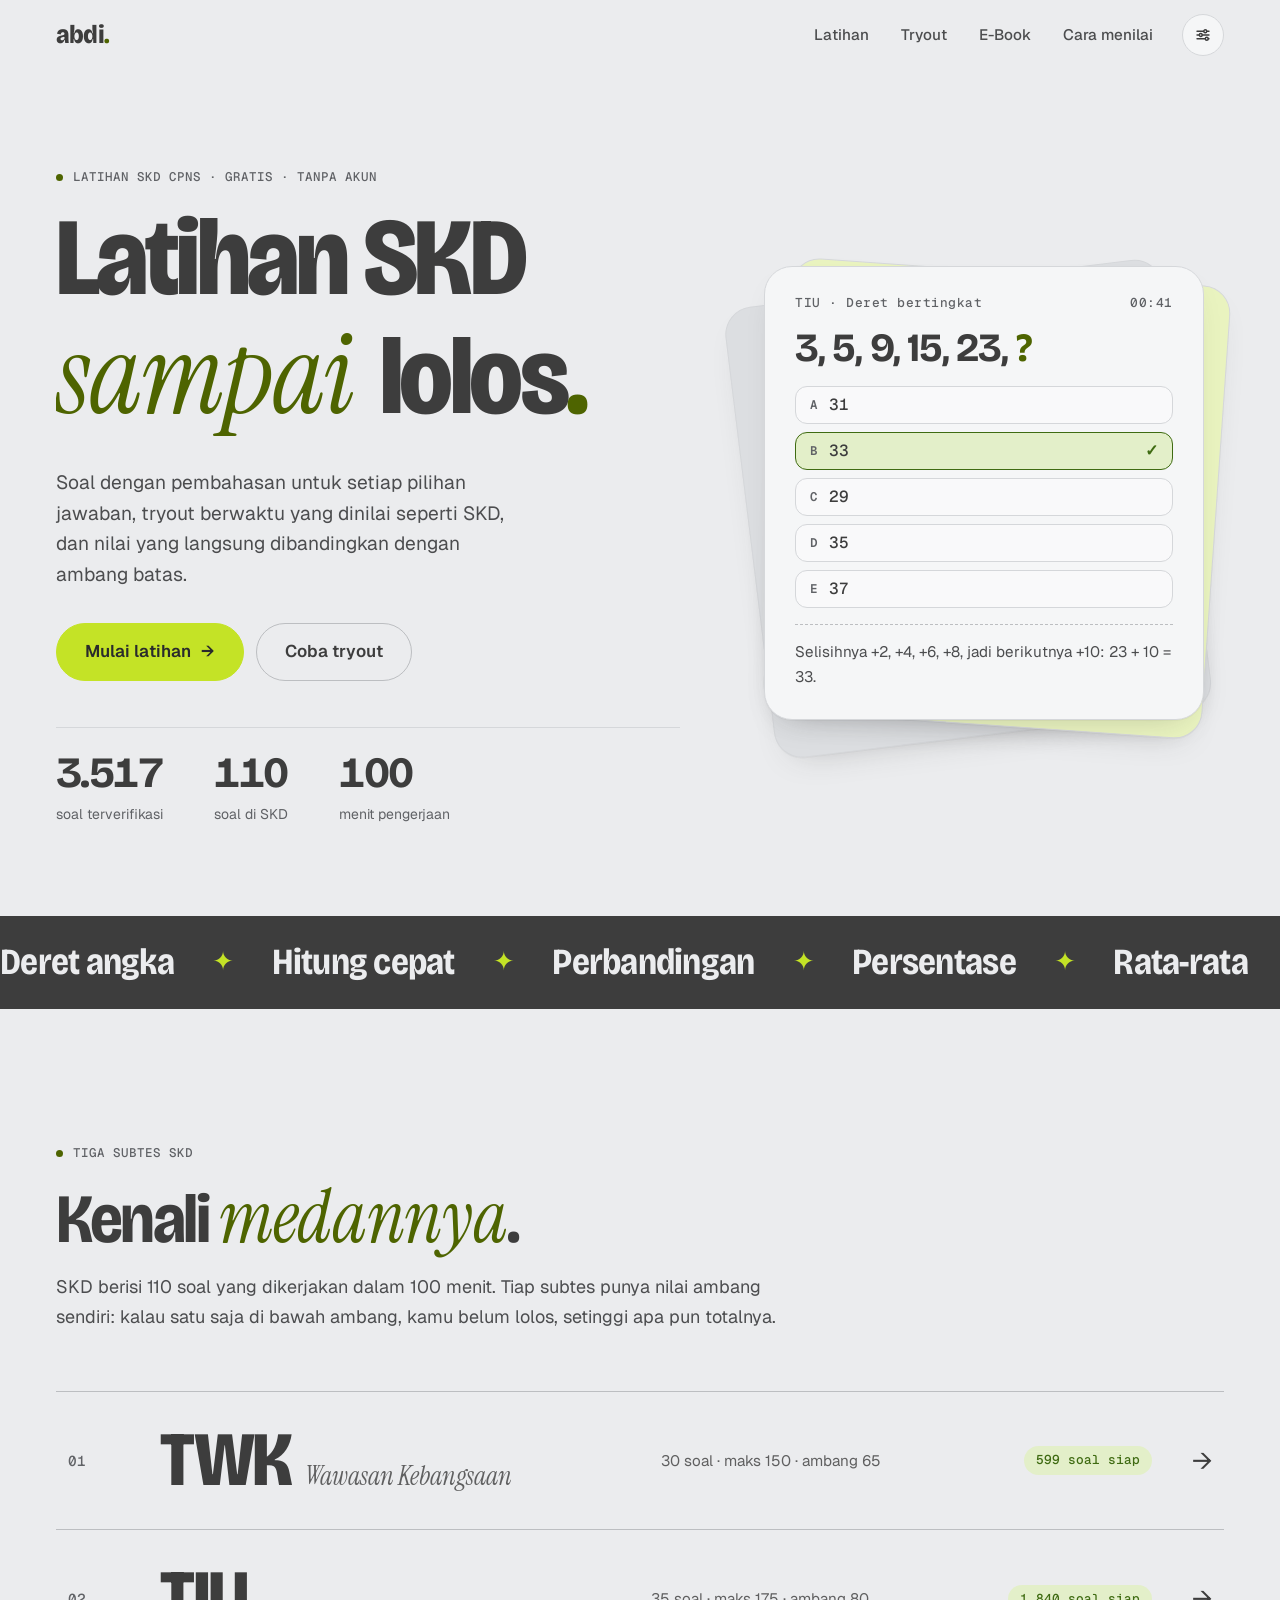
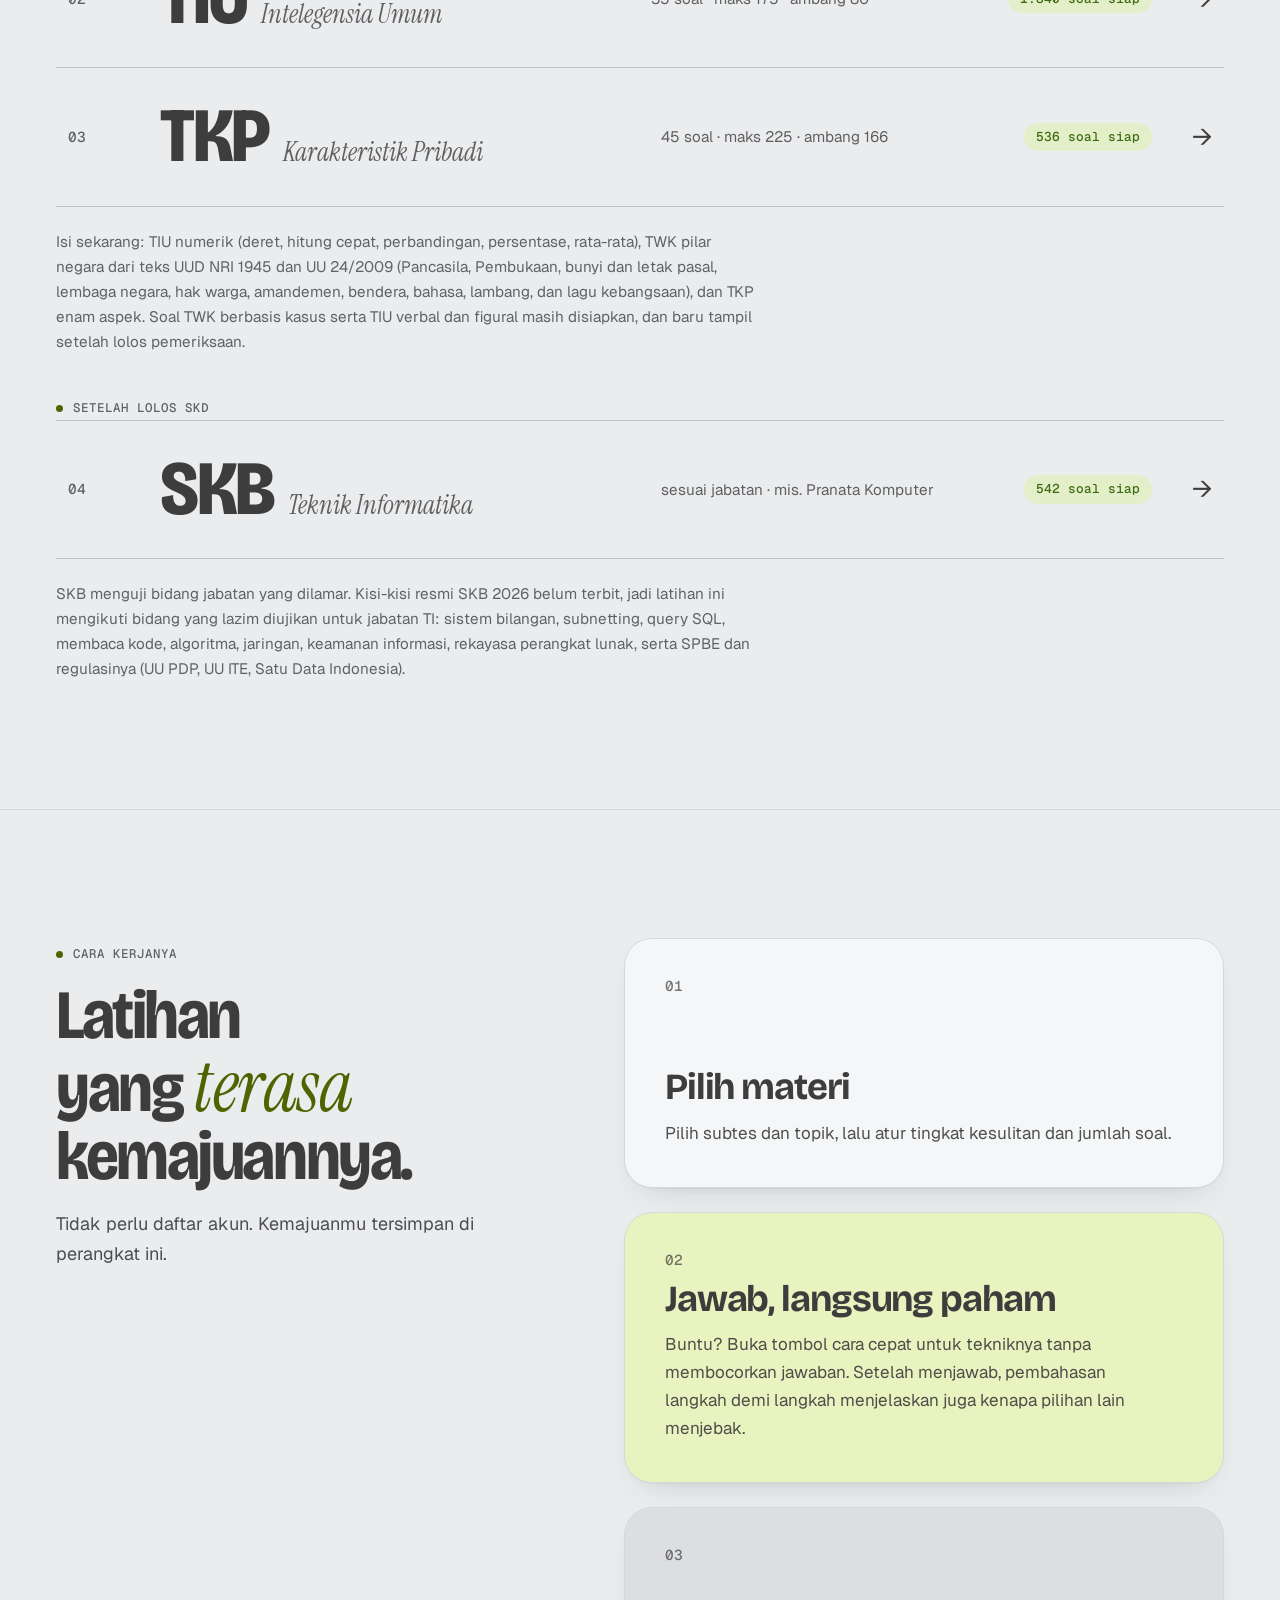
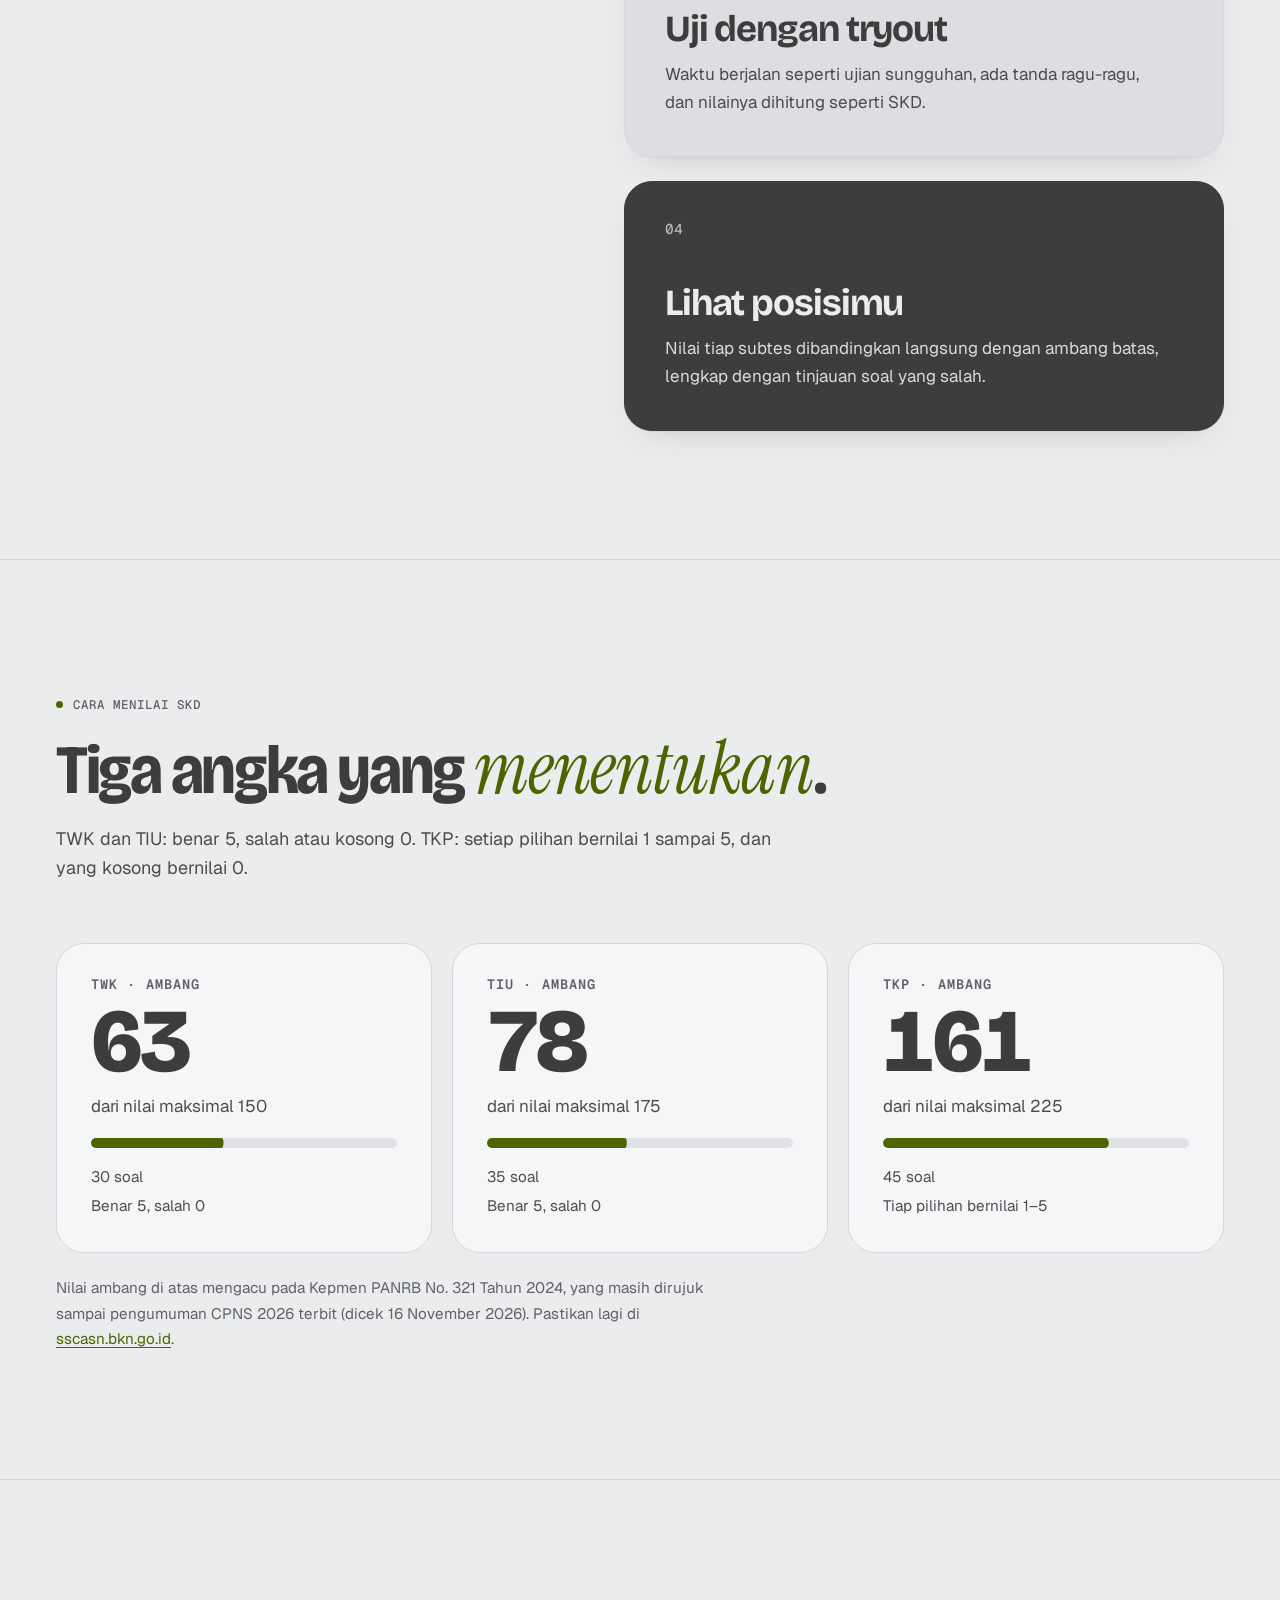
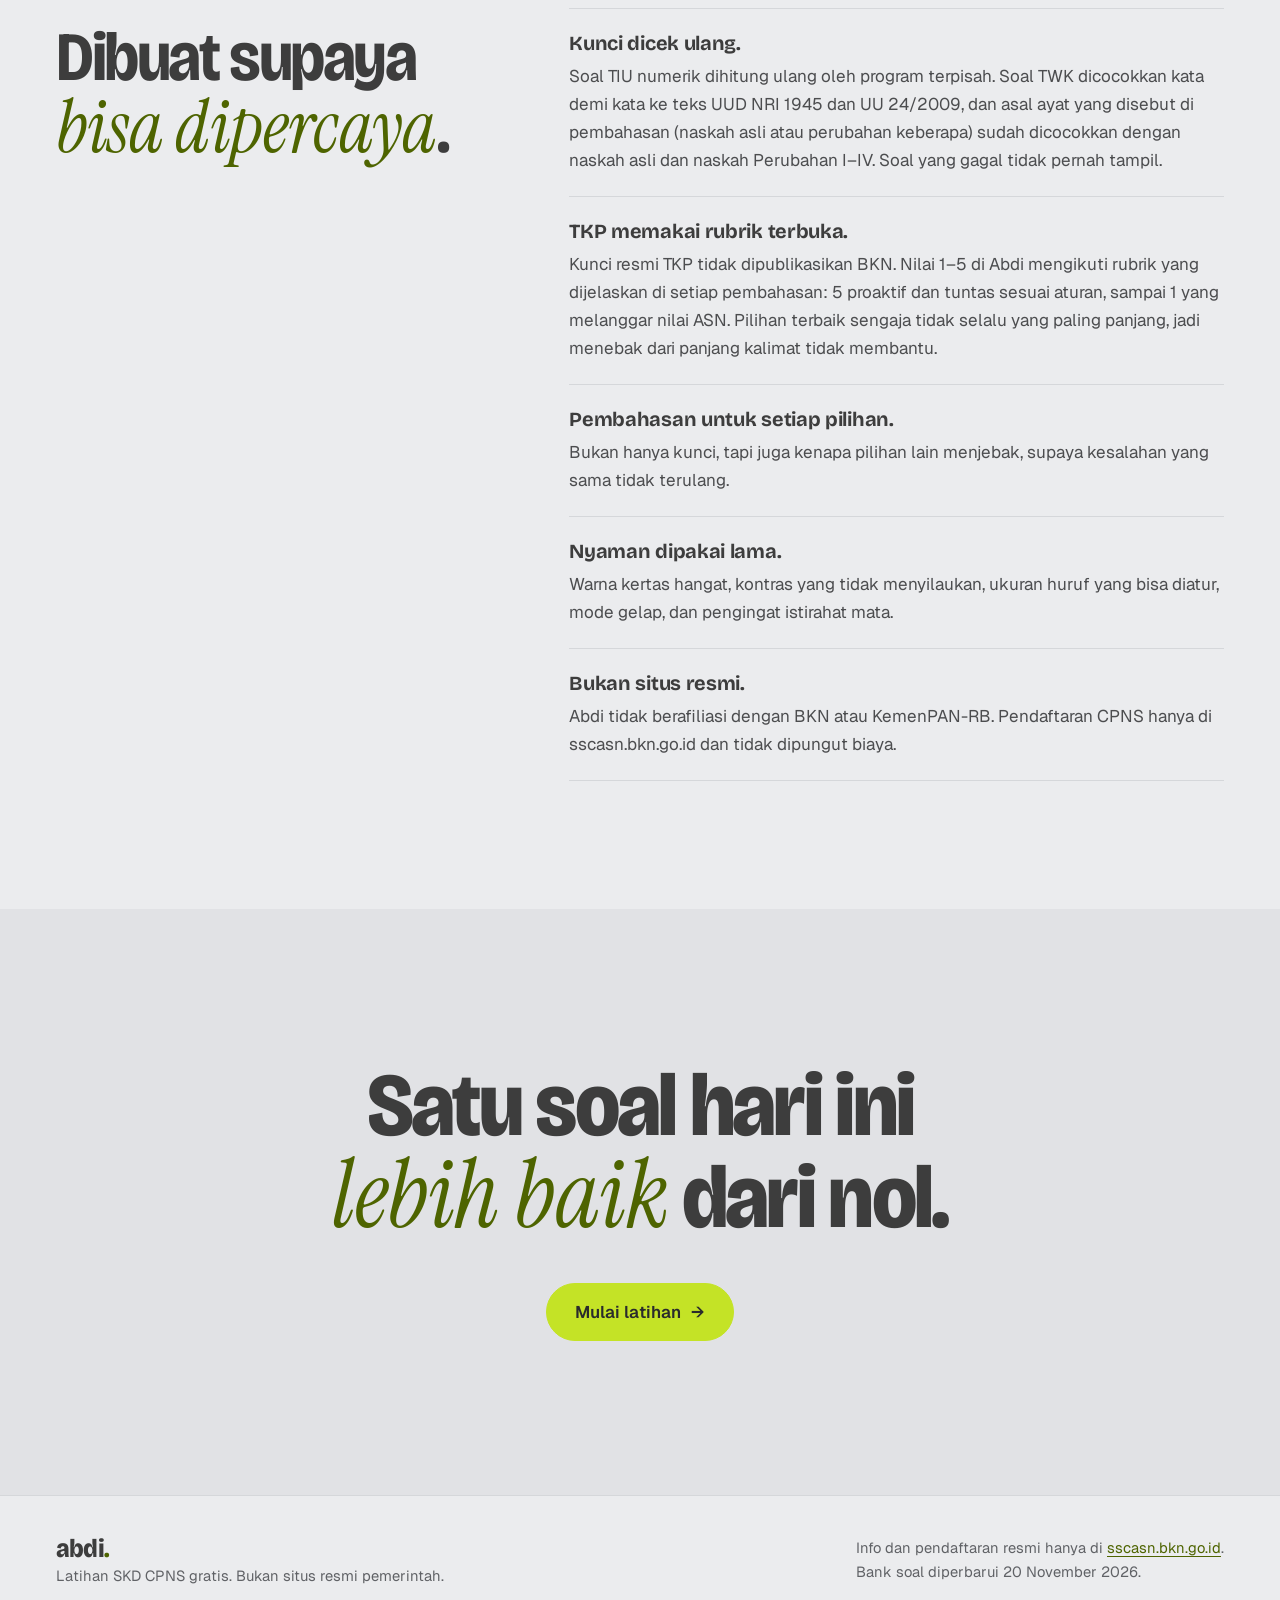
<file: index.html>
<!doctype html>
<html lang="id">
<head>
<meta charset="utf-8">
<meta name="viewport" content="width=device-width, initial-scale=1">
<title>Abdi — Latihan SKD CPNS</title>
<meta name="description" content="Latihan soal SKD CPNS gratis: pembahasan untuk setiap pilihan jawaban, tryout berwaktu dengan penilaian seperti SKD, dan nilai yang langsung dibandingkan dengan ambang batas.">
<meta name="theme-color" content="#ebecee" media="(prefers-color-scheme: light)">
<meta name="theme-color" content="#2b2b2b" media="(prefers-color-scheme: dark)">
<link rel="icon" href="ikon.svg" type="image/svg+xml">
<script>try{var s=JSON.parse(localStorage.getItem('abdi:setelan')||'{}'),r=document.documentElement;if(s.tema&&s.tema!=='otomatis')r.dataset.tema=s.tema;if(s.skala)r.style.setProperty('--skala',s.skala)}catch(e){}</script>
<link rel="preconnect" href="https://fonts.googleapis.com">
<link rel="preconnect" href="https://fonts.gstatic.com" crossorigin>
<link rel="stylesheet" href="https://fonts.googleapis.com/css2?family=Bricolage+Grotesque:opsz,wdth,wght@12..96,75..100,400..800&family=Geist:wght@400..700&family=Geist+Mono:wght@400..600&family=Instrument+Serif:ital@0;1&display=swap">
<link rel="stylesheet" href="css/abdi.css">
<script defer src="data/indeks.js"></script>
<script defer src="js/inti.js"></script>
<script defer src="js/beranda.js"></script>
</head>
<body>

<header class="kepala">
  <div class="wadah">
    <a class="merek" href="index.html" aria-label="Abdi, ke beranda">abdi<i>.</i></a>
    <nav class="nav" aria-label="Utama">
      <a href="latihan.html">Latihan</a>
      <a href="tryout.html">Tryout</a>
      <a href="ebook.html">E-Book</a>
      <a class="opsional" href="#skor">Cara menilai</a>
    </nav>
    <div class="alat">
      <details class="setel">
        <summary class="tombol-ikon" aria-label="Setelan tampilan" title="Setelan tampilan">
          <svg viewBox="0 0 24 24" fill="none" stroke="currentColor" stroke-width="1.8" stroke-linecap="round"><path d="M4 7h9M17 7h3M4 12h3M11 12h9M4 17h11M19 17h1"/><circle cx="15" cy="7" r="2"/><circle cx="9" cy="12" r="2"/><circle cx="17" cy="17" r="2"/></svg>
        </summary>
        <div class="setel-panel">
          <div class="setel-baris"><span>Ukuran huruf</span>
            <div class="setel-pilihan" data-setel="skala"><button type="button" data-nilai="0.9375">Kecil</button><button type="button" data-nilai="1">Sedang</button><button type="button" data-nilai="1.125">Besar</button><button type="button" data-nilai="1.25">Lebih</button></div></div>
          <div class="setel-baris"><span>Tema</span>
            <div class="setel-pilihan" data-setel="tema"><button type="button" data-nilai="otomatis">Otomatis</button><button type="button" data-nilai="terang">Terang</button><button type="button" data-nilai="gelap">Gelap</button></div></div>
          <div class="setel-baris"><span>Istirahat mata</span>
            <div class="setel-pilihan" data-setel="istirahat"><button type="button" data-nilai="true">Ingatkan</button><button type="button" data-nilai="false">Jangan</button></div>
            <p class="setel-ket">Saat latihan, tiap 30 menit muncul notif kecil di atas untuk istirahat sejenak. Hilang sendiri, tidak mengganggu soal.</p></div>
        </div>
      </details>
    </div>
  </div>
</header>

<main>
  <section class="hero">
    <div class="wadah">
      <div class="hero-teks">
        <p class="label">Latihan SKD CPNS · gratis · tanpa akun</p>
        <h1 class="hero-judul">
          <span class="baris"><span>Latihan SKD</span></span>
          <span class="baris"><span><em>sampai</em> lolos<span class="titik">.</span></span></span>
        </h1>
        <p class="hero-sub">Soal dengan pembahasan untuk setiap pilihan jawaban, tryout berwaktu yang dinilai seperti SKD, dan nilai yang langsung dibandingkan dengan ambang batas.</p>
        <div class="hero-aksi">
          <a class="tombol tombol-utama tombol-besar" href="latihan.html" data-magnet>Mulai latihan <span class="panah">→</span></a>
          <a class="tombol tombol-garis tombol-besar" href="tryout.html" data-magnet>Coba tryout</a>
        </div>
        <dl class="hero-angka">
          <div><dt>soal terverifikasi</dt><dd data-total-soal>0</dd></div>
          <div><dt>soal di SKD</dt><dd>110</dd></div>
          <div><dt>menit pengerjaan</dt><dd>100</dd></div>
        </dl>
      </div>
      <div class="tumpukan" aria-hidden="true">
        <div class="kartu-hias kartu-hias--3"></div>
        <div class="kartu-hias kartu-hias--2"></div>
        <div class="kartu-hias kartu-hias--1">
          <div class="kh-atas"><span>TIU · Deret bertingkat</span><span>00:41</span></div>
          <p class="kh-soal">3, 5, 9, 15, 23, <b>?</b></p>
          <ol class="kh-opsi"><li>31</li><li class="pas">33</li><li>29</li><li>35</li><li>37</li></ol>
          <p class="kh-bahas">Selisihnya +2, +4, +6, +8, jadi berikutnya +10: 23 + 10 = 33.</p>
        </div>
      </div>
    </div>
  </section>

  <section class="pita" aria-label="Materi SKD">
    <div class="pita-jalur" aria-hidden="true">
      <span>Deret angka</span><i>✦</i><span>Hitung cepat</span><i>✦</i><span>Perbandingan</span><i>✦</i><span>Persentase</span><i>✦</i><span>Rata-rata</span><i>✦</i><span>Pancasila</span><i>✦</i><span>UUD 1945</span><i>✦</i><span>Bela negara</span><i>✦</i><span>Pelayanan publik</span><i>✦</i><span>Jejaring kerja</span><i>✦</i>
      <span>Deret angka</span><i>✦</i><span>Hitung cepat</span><i>✦</i><span>Perbandingan</span><i>✦</i><span>Persentase</span><i>✦</i><span>Rata-rata</span><i>✦</i><span>Pancasila</span><i>✦</i><span>UUD 1945</span><i>✦</i><span>Bela negara</span><i>✦</i><span>Pelayanan publik</span><i>✦</i><span>Jejaring kerja</span><i>✦</i>
    </div>
  </section>

  <section class="bagian" id="subtes">
    <div class="wadah">
      <header class="bagian-kepala muncul">
        <p class="label">Tiga subtes SKD</p>
        <h2 class="judul-bagian">Kenali <em>medannya</em>.</h2>
        <p class="pengantar">SKD berisi 110 soal yang dikerjakan dalam 100 menit. Tiap subtes punya nilai ambang sendiri: kalau satu saja di bawah ambang, kamu belum lolos, setinggi apa pun totalnya.</p>
      </header>
      <ol class="subtes-daftar muncul">
        <li><a class="subtes" href="latihan.html?subtes=twk"><span class="subtes-no">01</span><span class="subtes-nama"><b>TWK</b><em>Wawasan Kebangsaan</em></span><span class="subtes-info">30 soal · maks 150 · ambang 65</span><span class="subtes-status" data-status="skd.twk">Segera</span><span class="subtes-panah" aria-hidden="true">→</span></a></li>
        <li><a class="subtes" href="latihan.html?subtes=tiu"><span class="subtes-no">02</span><span class="subtes-nama"><b>TIU</b><em>Intelegensia Umum</em></span><span class="subtes-info">35 soal · maks 175 · ambang 80</span><span class="subtes-status" data-status="skd.tiu">Memuat…</span><span class="subtes-panah" aria-hidden="true">→</span></a></li>
        <li><a class="subtes" href="latihan.html?subtes=tkp"><span class="subtes-no">03</span><span class="subtes-nama"><b>TKP</b><em>Karakteristik Pribadi</em></span><span class="subtes-info">45 soal · maks 225 · ambang 166</span><span class="subtes-status" data-status="skd.tkp">Segera</span><span class="subtes-panah" aria-hidden="true">→</span></a></li>
      </ol>
      <p class="catatan muncul">Isi sekarang: TIU numerik (deret, hitung cepat, perbandingan, persentase, rata-rata), TWK pilar negara dari teks UUD NRI 1945 dan UU 24/2009 (Pancasila, Pembukaan, bunyi dan letak pasal, lembaga negara, hak warga, amandemen, bendera, bahasa, lambang, dan lagu kebangsaan), dan TKP enam aspek. Soal TWK berbasis kasus serta TIU verbal dan figural masih disiapkan, dan baru tampil setelah lolos pemeriksaan.</p>
      <p class="label subtes-lanjut muncul">Setelah lolos SKD</p>
      <ol class="subtes-daftar muncul">
        <li><a class="subtes" href="latihan.html?subtes=skb"><span class="subtes-no">04</span><span class="subtes-nama"><b>SKB</b><em>Teknik Informatika</em></span><span class="subtes-info">sesuai jabatan · mis. Pranata Komputer</span><span class="subtes-status" data-status="skb.ti">Memuat…</span><span class="subtes-panah" aria-hidden="true">→</span></a></li>
      </ol>
      <p class="catatan muncul">SKB menguji bidang jabatan yang dilamar. Kisi-kisi resmi SKB 2026 belum terbit, jadi latihan ini mengikuti bidang yang lazim diujikan untuk jabatan TI: sistem bilangan, subnetting, query SQL, membaca kode, algoritma, jaringan, keamanan informasi, rekayasa perangkat lunak, serta SPBE dan regulasinya (UU PDP, UU ITE, Satu Data Indonesia).</p>
    </div>
  </section>

  <section class="bagian" id="cara">
    <div class="wadah cara-grid">
      <div class="cara-kiri muncul">
        <p class="label">Cara kerjanya</p>
        <h2 class="judul-bagian">Latihan yang <em>terasa</em> kemajuannya.</h2>
        <p class="pengantar">Tidak perlu daftar akun. Kemajuanmu tersimpan di perangkat ini.</p>
      </div>
      <ol class="cara-tumpuk">
        <li class="cara-kartu" style="--i:0"><span class="cara-no">01</span><h3>Pilih materi</h3><p>Pilih subtes dan topik, lalu atur tingkat kesulitan dan jumlah soal.</p></li>
        <li class="cara-kartu" style="--i:1"><span class="cara-no">02</span><h3>Jawab, langsung paham</h3><p>Buntu? Buka tombol cara cepat untuk tekniknya tanpa membocorkan jawaban. Setelah menjawab, pembahasan langkah demi langkah menjelaskan juga kenapa pilihan lain menjebak.</p></li>
        <li class="cara-kartu" style="--i:2"><span class="cara-no">03</span><h3>Uji dengan tryout</h3><p>Waktu berjalan seperti ujian sungguhan, ada tanda ragu-ragu, dan nilainya dihitung seperti SKD.</p></li>
        <li class="cara-kartu" style="--i:3"><span class="cara-no">04</span><h3>Lihat posisimu</h3><p>Nilai tiap subtes dibandingkan langsung dengan ambang batas, lengkap dengan tinjauan soal yang salah.</p></li>
      </ol>
    </div>
  </section>

  <section class="bagian" id="skor">
    <div class="wadah">
      <header class="bagian-kepala muncul">
        <p class="label">Cara menilai SKD</p>
        <h2 class="judul-bagian">Tiga angka yang <em>menentukan</em>.</h2>
        <p class="pengantar">TWK dan TIU: benar 5, salah atau kosong 0. TKP: setiap pilihan bernilai 1 sampai 5, dan yang kosong bernilai 0.</p>
      </header>
      <div class="skor-grid">
        <article class="skor-kartu muncul"><p class="skor-sub">TWK · AMBANG</p><p class="skor-angka" data-hitung="65">65</p><p class="skor-maks">dari nilai maksimal 150</p><div class="skor-batang"><i style="--isi:.433"></i></div><ul class="skor-rinci"><li>30 soal</li><li>Benar 5, salah 0</li></ul></article>
        <article class="skor-kartu muncul"><p class="skor-sub">TIU · AMBANG</p><p class="skor-angka" data-hitung="80">80</p><p class="skor-maks">dari nilai maksimal 175</p><div class="skor-batang"><i style="--isi:.457"></i></div><ul class="skor-rinci"><li>35 soal</li><li>Benar 5, salah 0</li></ul></article>
        <article class="skor-kartu muncul"><p class="skor-sub">TKP · AMBANG</p><p class="skor-angka" data-hitung="166">166</p><p class="skor-maks">dari nilai maksimal 225</p><div class="skor-batang"><i style="--isi:.738"></i></div><ul class="skor-rinci"><li>45 soal</li><li>Tiap pilihan bernilai 1–5</li></ul></article>
      </div>
      <p class="catatan muncul">Nilai ambang di atas mengacu pada Kepmen PANRB No. 321 Tahun 2024, yang masih dirujuk sampai pengumuman CPNS 2026 terbit (dicek 16 November 2026). Pastikan lagi di <a href="https://sscasn.bkn.go.id" rel="noopener" target="_blank">sscasn.bkn.go.id</a>.</p>
    </div>
  </section>

  <section class="bagian" id="jujur">
    <div class="wadah jujur-grid">
      <h2 class="judul-bagian muncul">Dibuat supaya <em>bisa dipercaya</em>.</h2>
      <ul class="jujur-daftar muncul">
        <li><b>Kunci dicek ulang.</b> Soal TIU numerik dihitung ulang oleh program terpisah. Soal TWK dicocokkan kata demi kata ke teks UUD NRI 1945 dan UU 24/2009, dan asal ayat yang disebut di pembahasan (naskah asli atau perubahan keberapa) sudah dicocokkan dengan naskah asli dan naskah Perubahan I–IV. Soal yang gagal tidak pernah tampil.</li>
        <li><b>TKP memakai rubrik terbuka.</b> Kunci resmi TKP tidak dipublikasikan BKN. Nilai 1–5 di Abdi mengikuti rubrik yang dijelaskan di setiap pembahasan: 5 proaktif dan tuntas sesuai aturan, sampai 1 yang melanggar nilai ASN. Pilihan terbaik sengaja tidak selalu yang paling panjang, jadi menebak dari panjang kalimat tidak membantu.</li>
        <li><b>Pembahasan untuk setiap pilihan.</b> Bukan hanya kunci, tapi juga kenapa pilihan lain menjebak, supaya kesalahan yang sama tidak terulang.</li>
        <li><b>Nyaman dipakai lama.</b> Warna kertas hangat, kontras yang tidak menyilaukan, ukuran huruf yang bisa diatur, mode gelap, dan pengingat istirahat mata.</li>
        <li><b>Bukan situs resmi.</b> Abdi tidak berafiliasi dengan BKN atau KemenPAN-RB. Pendaftaran CPNS hanya di sscasn.bkn.go.id dan tidak dipungut biaya.</li>
      </ul>
    </div>
  </section>

  <section class="penutup">
    <div class="wadah">
      <p class="penutup-besar muncul">Satu soal hari ini<br><em>lebih baik</em> dari nol.</p>
      <a class="tombol tombol-utama tombol-besar" href="latihan.html" data-magnet>Mulai latihan <span class="panah">→</span></a>
    </div>
  </section>
</main>

<footer class="kaki">
  <div class="wadah kaki-grid">
    <div><a class="merek" href="index.html">abdi<i>.</i></a><p>Latihan SKD CPNS gratis. Bukan situs resmi pemerintah.</p></div>
    <div><p>Info dan pendaftaran resmi hanya di <a href="https://sscasn.bkn.go.id" rel="noopener" target="_blank">sscasn.bkn.go.id</a>.</p><p>Bank soal diperbarui <span data-dibuat>–</span>.</p></div>
  </div>
</footer>
</body>
</html>
</file>
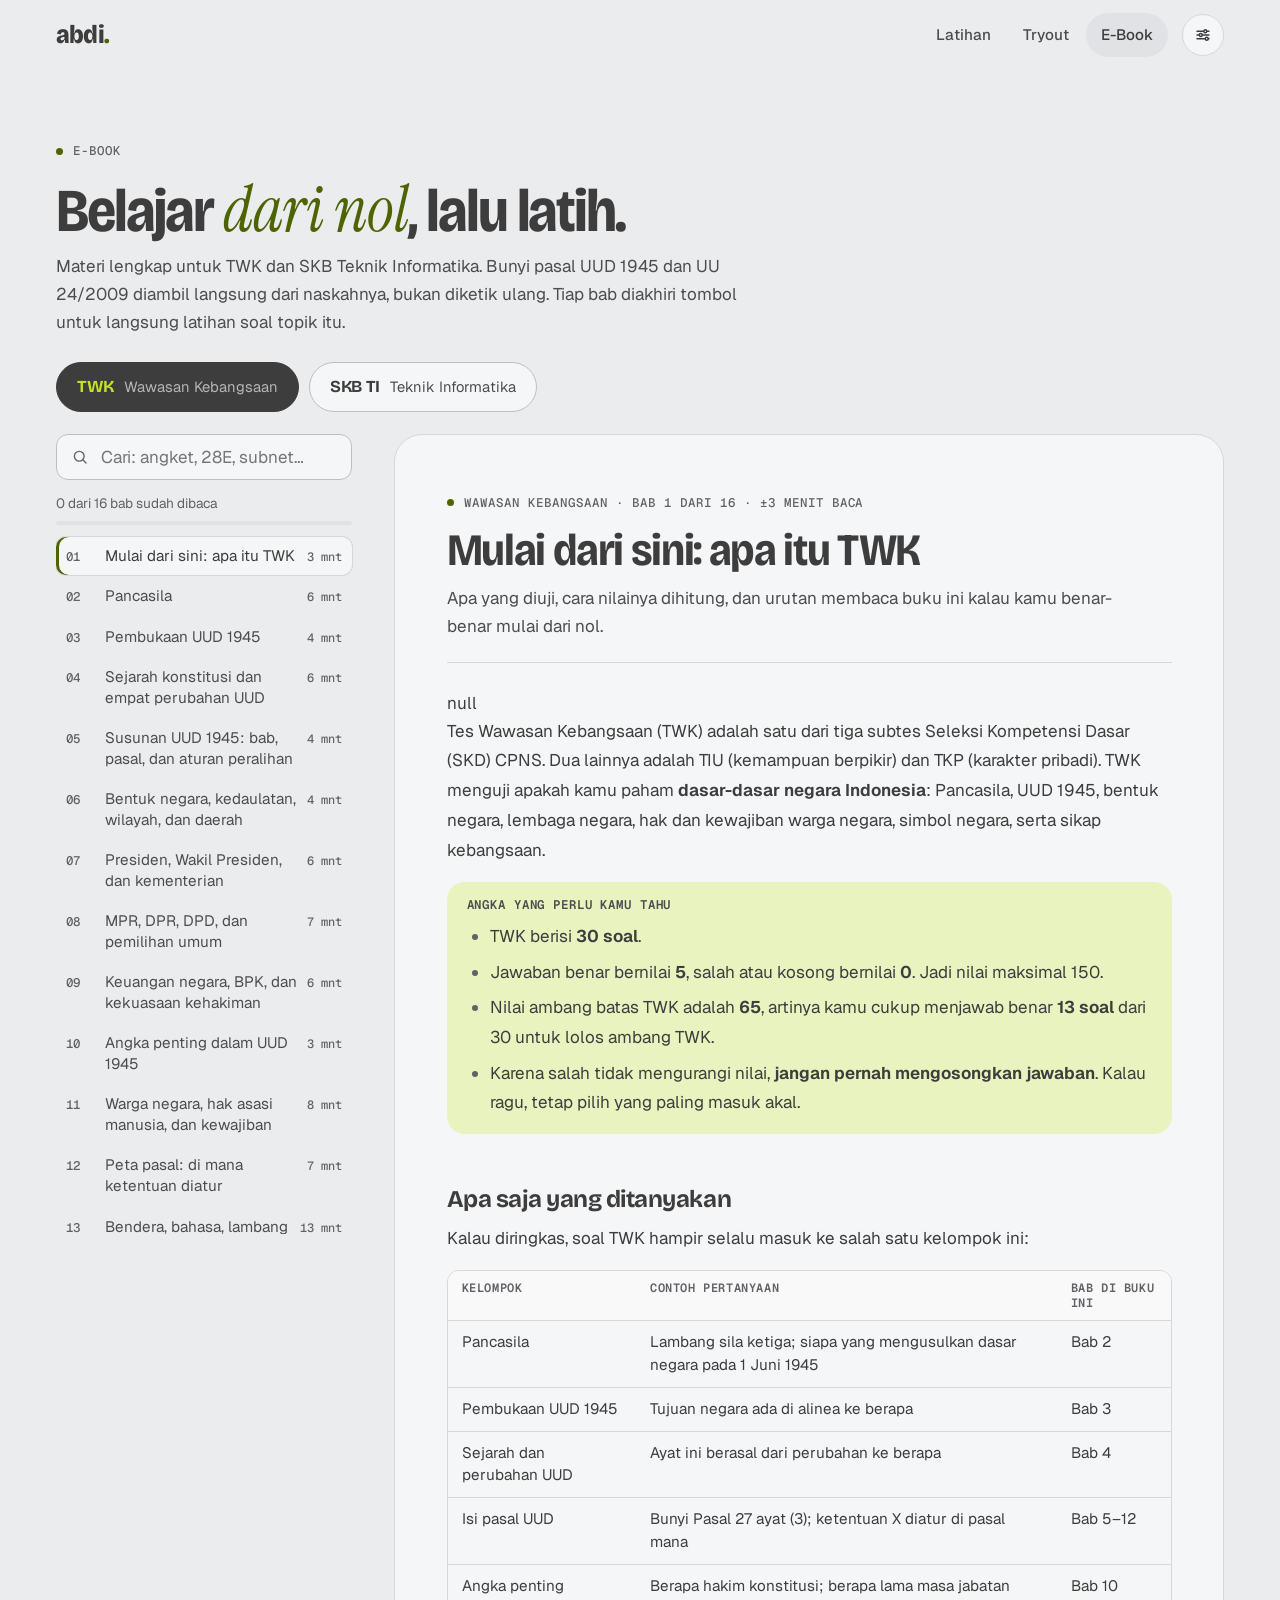
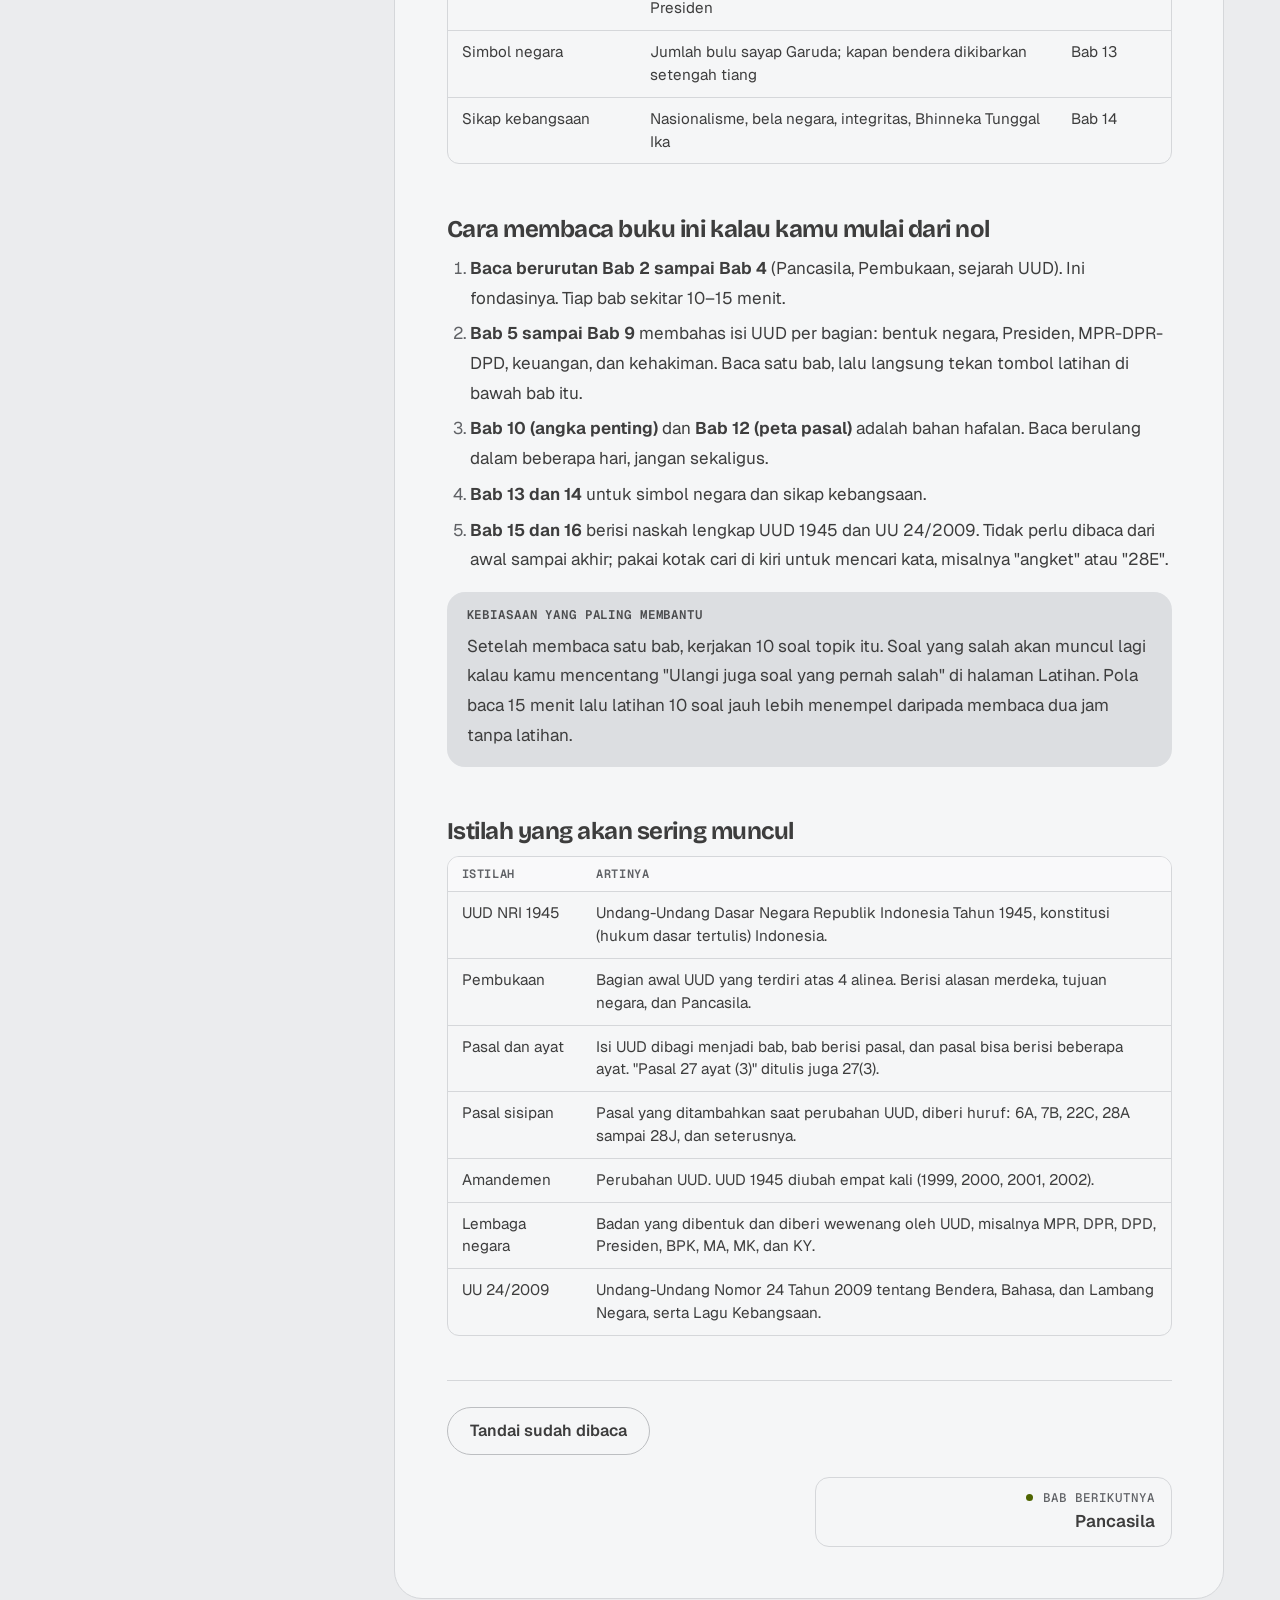
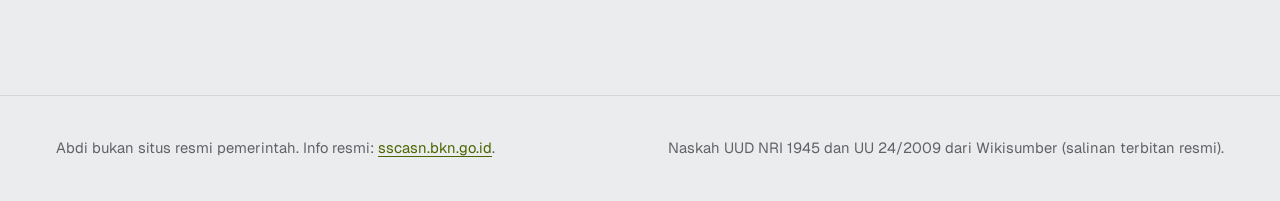
<file: ebook.html>
<!doctype html>
<html lang="id">
<head>
<meta charset="utf-8">
<meta name="viewport" content="width=device-width, initial-scale=1">
<title>E-Book — Abdi</title>
<meta name="description" content="E-book materi TWK (Pancasila, UUD 1945, NKRI, simbol negara) dan SKB Teknik Informatika, dari dasar sampai siap menjawab soal.">
<meta name="theme-color" content="#ebecee" media="(prefers-color-scheme: light)">
<meta name="theme-color" content="#2b2b2b" media="(prefers-color-scheme: dark)">
<link rel="icon" href="ikon.svg" type="image/svg+xml">
<script>try{var s=JSON.parse(localStorage.getItem('abdi:setelan')||'{}'),r=document.documentElement;if(s.tema&&s.tema!=='otomatis')r.dataset.tema=s.tema;if(s.skala)r.style.setProperty('--skala',s.skala)}catch(e){}</script>
<link rel="preconnect" href="https://fonts.googleapis.com">
<link rel="preconnect" href="https://fonts.gstatic.com" crossorigin>
<link rel="stylesheet" href="https://fonts.googleapis.com/css2?family=Bricolage+Grotesque:opsz,wdth,wght@12..96,75..100,400..800&family=Geist:wght@400..700&family=Geist+Mono:wght@400..600&family=Instrument+Serif:ital@0;1&display=swap">
<link rel="stylesheet" href="css/abdi.css">
<script defer src="data/indeks.js"></script>
<script defer src="js/inti.js"></script>
<script defer src="js/ebook.js"></script>
</head>
<body>

<header class="kepala">
  <div class="wadah">
    <a class="merek" href="index.html" aria-label="Abdi, ke beranda">abdi<i>.</i></a>
    <nav class="nav" aria-label="Utama">
      <a href="latihan.html">Latihan</a>
      <a href="tryout.html">Tryout</a>
      <a href="ebook.html" aria-current="page">E-Book</a>
    </nav>
    <div class="alat">
      <details class="setel">
        <summary class="tombol-ikon" aria-label="Setelan tampilan" title="Setelan tampilan">
          <svg viewBox="0 0 24 24" fill="none" stroke="currentColor" stroke-width="1.8" stroke-linecap="round"><path d="M4 7h9M17 7h3M4 12h3M11 12h9M4 17h11M19 17h1"/><circle cx="15" cy="7" r="2"/><circle cx="9" cy="12" r="2"/><circle cx="17" cy="17" r="2"/></svg>
        </summary>
        <div class="setel-panel">
          <div class="setel-baris"><span>Ukuran huruf</span>
            <div class="setel-pilihan" data-setel="skala"><button type="button" data-nilai="0.9375">Kecil</button><button type="button" data-nilai="1">Sedang</button><button type="button" data-nilai="1.125">Besar</button><button type="button" data-nilai="1.25">Lebih</button></div></div>
          <div class="setel-baris"><span>Tema</span>
            <div class="setel-pilihan" data-setel="tema"><button type="button" data-nilai="otomatis">Otomatis</button><button type="button" data-nilai="terang">Terang</button><button type="button" data-nilai="gelap">Gelap</button></div></div>
          <div class="setel-baris"><span>Istirahat mata</span>
            <div class="setel-pilihan" data-setel="istirahat"><button type="button" data-nilai="true">Ingatkan</button><button type="button" data-nilai="false">Jangan</button></div>
            <p class="setel-ket">Saat membaca atau latihan, tiap 30 menit muncul notif kecil di atas untuk istirahat sejenak.</p></div>
        </div>
      </details>
    </div>
  </div>
</header>

<main class="halaman">
  <div class="wadah">
    <p class="label">E-Book</p>
    <h1 class="judul-halaman">Belajar <em>dari nol</em>, lalu latih.</h1>
    <p class="eb-pengantar">Materi lengkap untuk TWK dan SKB Teknik Informatika. Bunyi pasal UUD 1945 dan UU 24/2009 diambil langsung dari naskahnya, bukan diketik ulang. Tiap bab diakhiri tombol untuk langsung latihan soal topik itu.</p>

    <div class="eb-buku" id="eb-buku" role="tablist" aria-label="Pilih buku"></div>

    <div class="eb-tata">
      <aside class="eb-samping" aria-label="Daftar bab">
        <label class="eb-cari"><span class="sr">Cari di buku ini</span>
          <svg viewBox="0 0 24 24" fill="none" stroke="currentColor" stroke-width="1.8" stroke-linecap="round" aria-hidden="true"><circle cx="11" cy="11" r="6.5"/><path d="m20 20-4.2-4.2"/></svg>
          <input type="search" id="eb-cari" placeholder="Cari: angket, 28E, subnet…" autocomplete="off">
        </label>
        <p class="eb-kemajuan" id="eb-kemajuan" aria-live="polite"></p>
        <details class="eb-daftar-wadah" id="eb-daftar-wadah" open>
          <summary>Daftar bab</summary>
          <ol class="eb-daftar" id="eb-daftar"></ol>
        </details>
      </aside>

      <article class="eb-baca" id="eb-baca" aria-live="polite">
        <p class="kosong">Memuat buku…</p>
      </article>
    </div>
  </div>
</main>

<footer class="kaki">
  <div class="wadah kaki-grid">
    <p>Abdi bukan situs resmi pemerintah. Info resmi: <a href="https://sscasn.bkn.go.id" rel="noopener" target="_blank">sscasn.bkn.go.id</a>.</p>
    <p>Naskah UUD NRI 1945 dan UU 24/2009 dari Wikisumber (salinan terbitan resmi).</p>
  </div>
</footer>
</body>
</html>
</file>
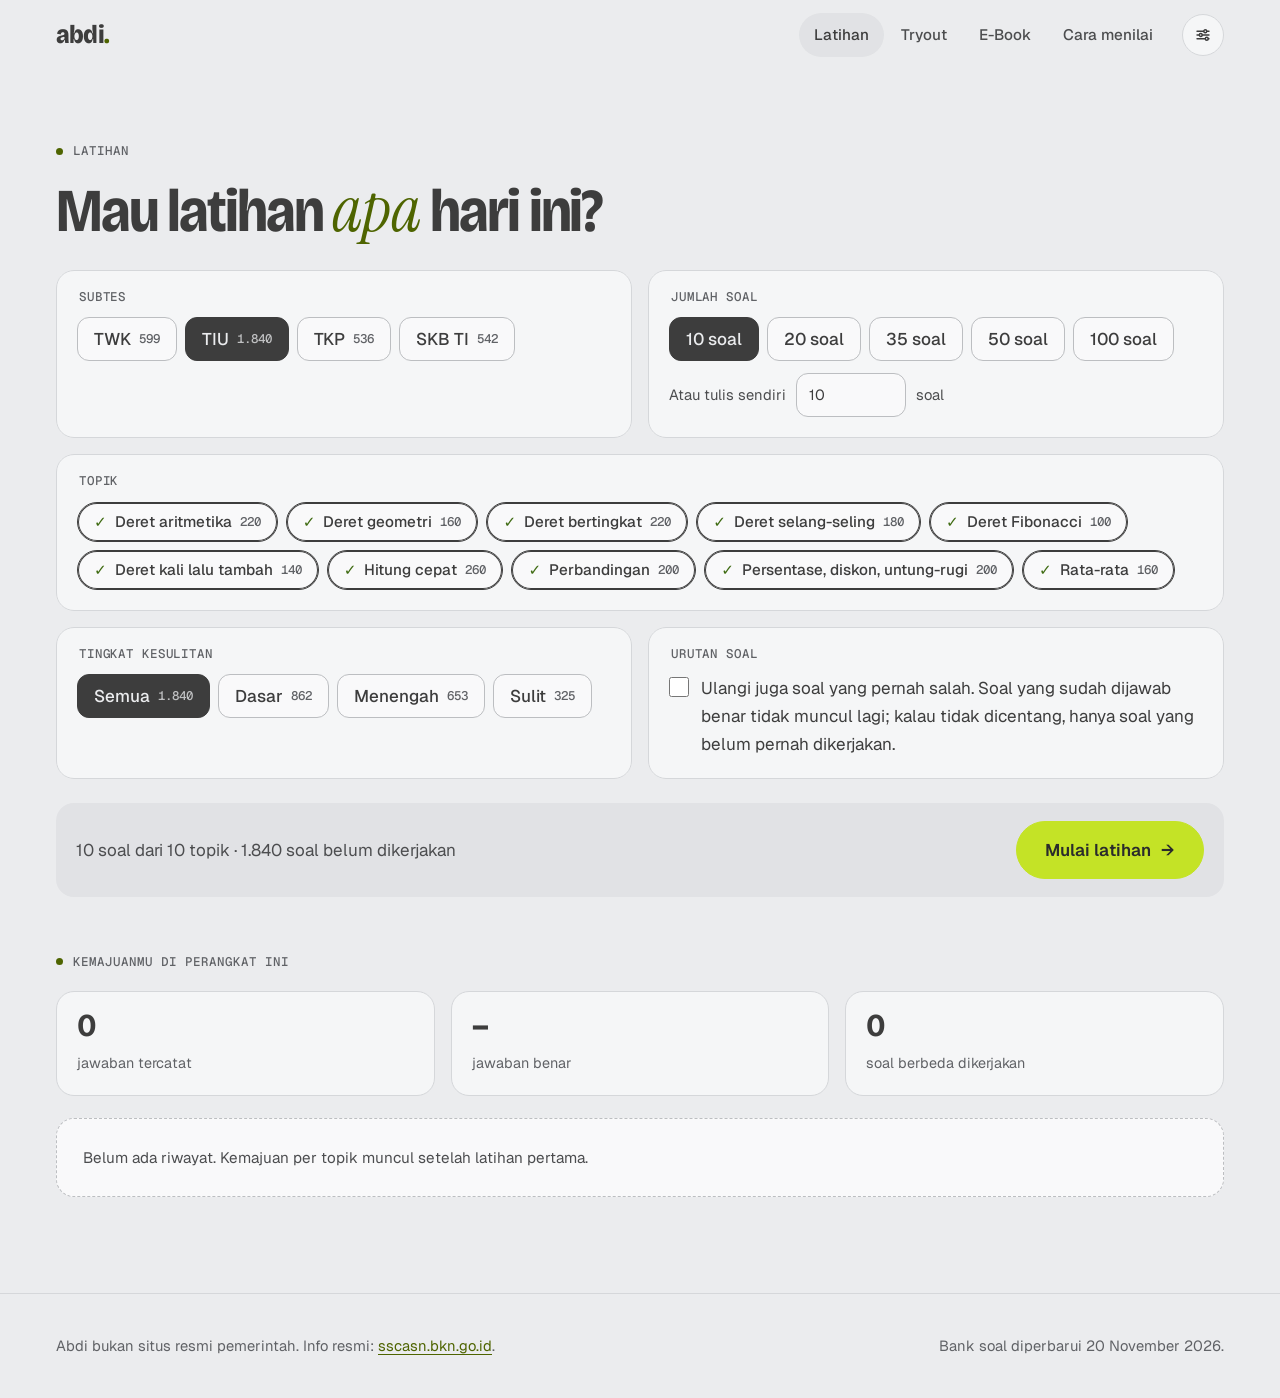
<file: latihan.html>
<!doctype html>
<html lang="id">
<head>
<meta charset="utf-8">
<meta name="viewport" content="width=device-width, initial-scale=1">
<title>Latihan — Abdi</title>
<meta name="description" content="Latihan soal SKD CPNS per topik dengan pembahasan langsung.">
<meta name="theme-color" content="#ebecee" media="(prefers-color-scheme: light)">
<meta name="theme-color" content="#2b2b2b" media="(prefers-color-scheme: dark)">
<link rel="icon" href="ikon.svg" type="image/svg+xml">
<script>try{var s=JSON.parse(localStorage.getItem('abdi:setelan')||'{}'),r=document.documentElement;if(s.tema&&s.tema!=='otomatis')r.dataset.tema=s.tema;if(s.skala)r.style.setProperty('--skala',s.skala)}catch(e){}</script>
<link rel="preconnect" href="https://fonts.googleapis.com">
<link rel="preconnect" href="https://fonts.gstatic.com" crossorigin>
<link rel="stylesheet" href="https://fonts.googleapis.com/css2?family=Bricolage+Grotesque:opsz,wdth,wght@12..96,75..100,400..800&family=Geist:wght@400..700&family=Geist+Mono:wght@400..600&family=Instrument+Serif:ital@0;1&display=swap">
<link rel="stylesheet" href="css/abdi.css">
<script defer src="data/indeks.js"></script>
<script defer src="js/inti.js"></script>
<script defer src="js/latihan.js"></script>
</head>
<body>

<header class="kepala">
  <div class="wadah">
    <a class="merek" href="index.html" aria-label="Abdi, ke beranda">abdi<i>.</i></a>
    <nav class="nav" aria-label="Utama">
      <a href="latihan.html" aria-current="page">Latihan</a>
      <a href="tryout.html">Tryout</a>
      <a href="ebook.html">E-Book</a>
      <a class="opsional" href="index.html#skor">Cara menilai</a>
    </nav>
    <div class="alat">
      <details class="setel">
        <summary class="tombol-ikon" aria-label="Setelan tampilan" title="Setelan tampilan">
          <svg viewBox="0 0 24 24" fill="none" stroke="currentColor" stroke-width="1.8" stroke-linecap="round"><path d="M4 7h9M17 7h3M4 12h3M11 12h9M4 17h11M19 17h1"/><circle cx="15" cy="7" r="2"/><circle cx="9" cy="12" r="2"/><circle cx="17" cy="17" r="2"/></svg>
        </summary>
        <div class="setel-panel">
          <div class="setel-baris"><span>Ukuran huruf</span>
            <div class="setel-pilihan" data-setel="skala"><button type="button" data-nilai="0.9375">Kecil</button><button type="button" data-nilai="1">Sedang</button><button type="button" data-nilai="1.125">Besar</button><button type="button" data-nilai="1.25">Lebih</button></div></div>
          <div class="setel-baris"><span>Tema</span>
            <div class="setel-pilihan" data-setel="tema"><button type="button" data-nilai="otomatis">Otomatis</button><button type="button" data-nilai="terang">Terang</button><button type="button" data-nilai="gelap">Gelap</button></div></div>
          <div class="setel-baris"><span>Istirahat mata</span>
            <div class="setel-pilihan" data-setel="istirahat"><button type="button" data-nilai="true">Ingatkan</button><button type="button" data-nilai="false">Jangan</button></div>
            <p class="setel-ket">Saat latihan, tiap 30 menit muncul notif kecil di atas untuk istirahat sejenak. Hilang sendiri, tidak mengganggu soal.</p></div>
        </div>
      </details>
    </div>
  </div>
</header>

<main class="halaman">
  <div class="wadah">

    <section id="pilih">
      <p class="label">Latihan</p>
      <h1 class="judul-halaman">Mau latihan <em>apa</em> hari ini?</h1>
      <div class="pilih-grid">
        <fieldset class="kotak"><legend>Subtes</legend><div class="segmen" id="pilih-subtes"></div></fieldset>
        <fieldset class="kotak"><legend>Jumlah soal</legend><div class="segmen" id="pilih-jumlah"></div>
          <label class="jumlah-bebas">Atau tulis sendiri <input type="number" id="jumlah-bebas" min="1" step="1" inputmode="numeric"> soal</label></fieldset>
        <fieldset class="kotak lebar-penuh"><legend>Topik <button type="button" class="tautan" id="pilih-semua">pilih semua</button></legend><div class="chip-daftar" id="pilih-topik"></div></fieldset>
        <fieldset class="kotak"><legend>Tingkat kesulitan</legend><div class="segmen" id="pilih-tingkat"></div></fieldset>
        <fieldset class="kotak"><legend>Urutan soal</legend>
          <label class="centang"><input type="checkbox" id="pilih-salah"><span>Ulangi juga soal yang pernah salah. Soal yang sudah dijawab benar tidak muncul lagi; kalau tidak dicentang, hanya soal yang belum pernah dikerjakan.</span></label>
        </fieldset>
      </div>
      <div class="pilih-aksi">
        <p id="pilih-info" aria-live="polite">Memuat daftar soal…</p>
        <button type="button" class="tombol tombol-utama tombol-besar" id="mulai" disabled>Mulai latihan <span class="panah">→</span></button>
      </div>

      <section class="statistik" aria-labelledby="judul-statistik">
        <p class="label" id="judul-statistik">Kemajuanmu di perangkat ini</p>
        <div class="stat-grid">
          <div class="stat"><b id="st-dijawab">0</b><span>jawaban tercatat</span></div>
          <div class="stat"><b id="st-akurasi">–</b><span>jawaban benar</span></div>
          <div class="stat"><b id="st-unik">0</b><span>soal berbeda dikerjakan</span></div>
        </div>
        <ul class="batang-daftar" id="st-topik"></ul>
      </section>
    </section>

    <section id="sesi" class="sesi" hidden>
      <div class="sesi-atas">
        <button type="button" class="tombol-ikon" id="keluar" aria-label="Keluar dari latihan" title="Keluar">
          <svg viewBox="0 0 24 24" fill="none" stroke="currentColor" stroke-width="1.8" stroke-linecap="round"><path d="M6 6l12 12M18 6 6 18"/></svg>
        </button>
        <div class="kemajuan" aria-hidden="true"><div class="kemajuan-isi" id="kemajuan"></div></div>
        <span class="sesi-hitung" id="sesi-hitung">1/10</span>
        <span class="sesi-waktu" id="sesi-waktu">00:00</span>
      </div>
      <article class="soal-kartu">
        <div class="soal-kepala">
          <p class="soal-label" id="soal-label"></p>
          <button type="button" class="tombol-cepat" id="tombol-cepat" aria-expanded="false" aria-controls="cepat" hidden>
            <svg viewBox="0 0 24 24" aria-hidden="true"><path d="M13 2 4 14h7l-1 8 9-12h-7z" fill="none" stroke="currentColor" stroke-width="1.8" stroke-linejoin="round"/></svg>
            <span>Cara cepat</span>
          </button>
        </div>
        <div class="soal-teks" id="soal-teks"></div>
        <div class="cepat" id="cepat" hidden>
          <p class="cepat-judul">Cara cepat untuk soal ini</p>
          <div class="cepat-isi" id="cepat-isi"></div>
          <p class="cepat-catatan">Ini tekniknya, bukan jawabannya. Langkah lengkap muncul setelah kamu menjawab.</p>
        </div>
        <ol class="opsi-daftar" id="opsi"></ol>
        <div class="bahas" id="bahas" hidden aria-live="polite">
          <p class="bahas-hasil" id="bahas-hasil"></p>
          <p class="petunjuk-teks" id="bahas-pilihanmu" hidden></p>
          <div class="bahas-isi" id="bahas-isi"></div>
          <details class="bahas-lain" id="bahas-lain-wadah"><summary id="bahas-lain-judul">Kenapa pilihan lain kurang tepat</summary><ul id="bahas-lain"></ul></details>
        </div>
        <div class="soal-aksi">
          <button type="button" class="tombol tombol-utama" id="lanjut" disabled>Lanjut <span class="panah">→</span></button>
        </div>
      </article>
      <p class="pintasan">Pintasan: <kbd>A</kbd>–<kbd>E</kbd> atau <kbd>1</kbd>–<kbd>5</kbd> untuk menjawab, <kbd>H</kbd> untuk cara cepat, <kbd>Enter</kbd> untuk lanjut.</p>
    </section>

    <section id="ringkas" class="ringkas" hidden>
      <p class="label">Latihan selesai</p>
      <p class="angka-besar"><span id="ringkas-skor">0</span><small id="ringkas-satuan">% benar</small></p>
      <p class="pengantar" id="ringkas-pesan"></p>
      <dl class="ringkas-angka">
        <div><dt id="r-benar-label">benar</dt><dd id="r-benar">0</dd></div>
        <div><dt id="r-salah-label">salah</dt><dd id="r-salah">0</dd></div>
        <div><dt>rata-rata per soal</dt><dd id="r-waktu">0</dd></div>
      </dl>
      <div class="baris-aksi">
        <button type="button" class="tombol tombol-utama" id="ulang-salah">Ulangi yang salah</button>
        <button type="button" class="tombol tombol-garis" id="baru">Atur latihan baru</button>
      </div>
      <p class="label">Tinjau jawaban</p>
      <div class="tinjau" id="ringkas-tinjau" style="margin-top:16px"></div>
    </section>

  </div>
</main>

<footer class="kaki">
  <div class="wadah kaki-grid">
    <p>Abdi bukan situs resmi pemerintah. Info resmi: <a href="https://sscasn.bkn.go.id" rel="noopener" target="_blank">sscasn.bkn.go.id</a>.</p>
    <p>Bank soal diperbarui <span data-dibuat>–</span>.</p>
  </div>
</footer>
</body>
</html>
</file>
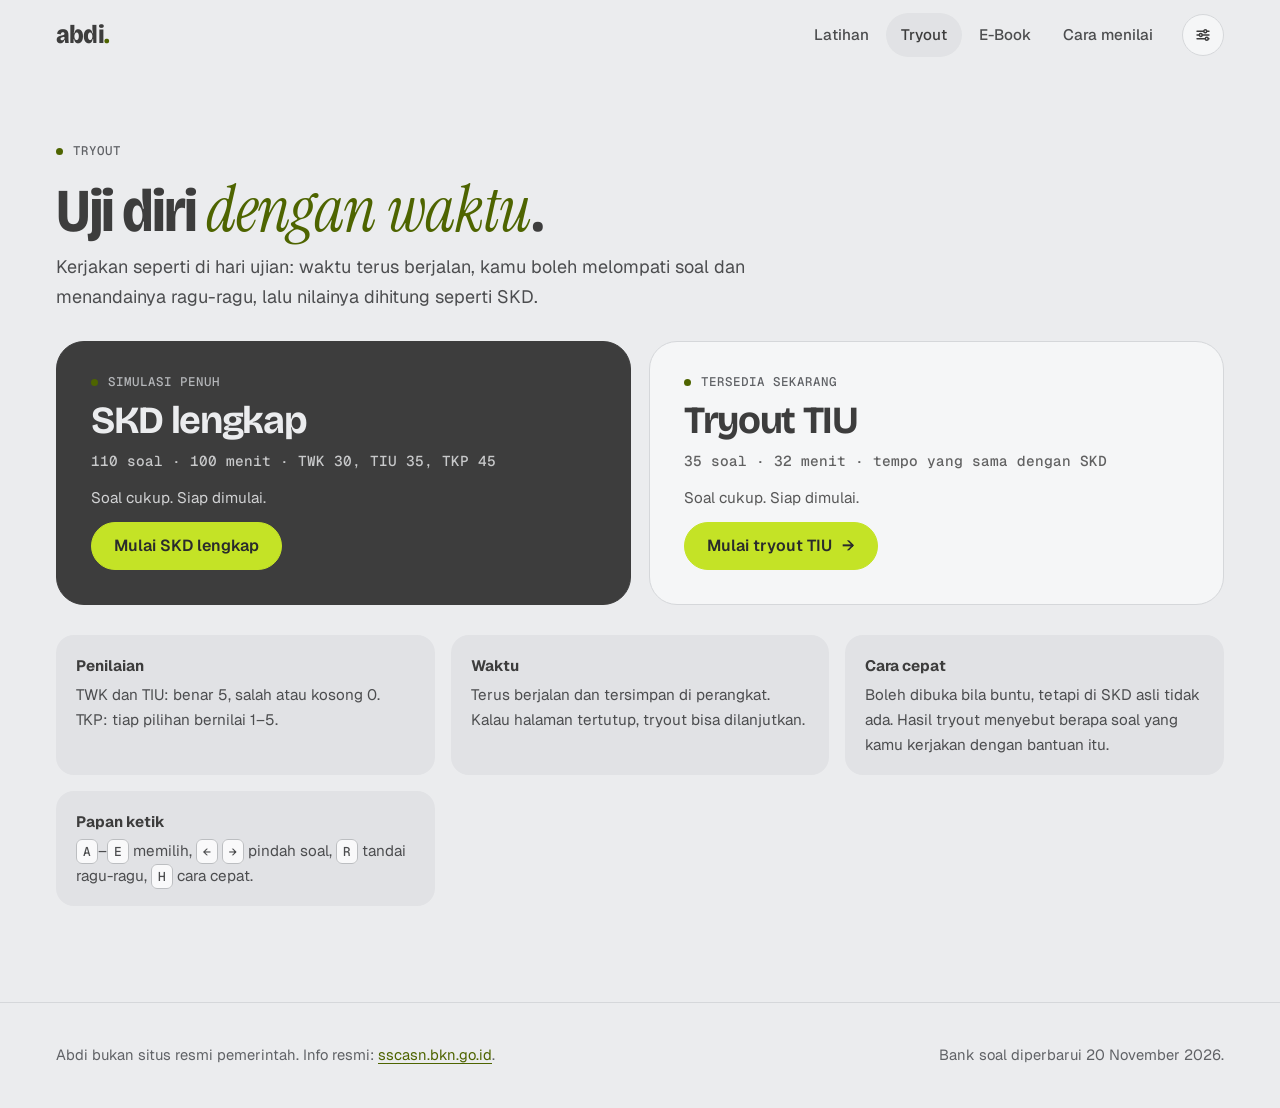
<file: tryout.html>
<!doctype html>
<html lang="id">
<head>
<meta charset="utf-8">
<meta name="viewport" content="width=device-width, initial-scale=1">
<title>Tryout — Abdi</title>
<meta name="description" content="Tryout SKD CPNS berwaktu dengan penilaian seperti SKD dan tinjauan jawaban.">
<meta name="theme-color" content="#ebecee" media="(prefers-color-scheme: light)">
<meta name="theme-color" content="#2b2b2b" media="(prefers-color-scheme: dark)">
<link rel="icon" href="ikon.svg" type="image/svg+xml">
<script>try{var s=JSON.parse(localStorage.getItem('abdi:setelan')||'{}'),r=document.documentElement;if(s.tema&&s.tema!=='otomatis')r.dataset.tema=s.tema;if(s.skala)r.style.setProperty('--skala',s.skala)}catch(e){}</script>
<link rel="preconnect" href="https://fonts.googleapis.com">
<link rel="preconnect" href="https://fonts.gstatic.com" crossorigin>
<link rel="stylesheet" href="https://fonts.googleapis.com/css2?family=Bricolage+Grotesque:opsz,wdth,wght@12..96,75..100,400..800&family=Geist:wght@400..700&family=Geist+Mono:wght@400..600&family=Instrument+Serif:ital@0;1&display=swap">
<link rel="stylesheet" href="css/abdi.css">
<script defer src="data/indeks.js"></script>
<script defer src="js/inti.js"></script>
<script defer src="js/tryout.js"></script>
</head>
<body>

<header class="kepala">
  <div class="wadah">
    <a class="merek" href="index.html" aria-label="Abdi, ke beranda">abdi<i>.</i></a>
    <nav class="nav" aria-label="Utama">
      <a href="latihan.html">Latihan</a>
      <a href="tryout.html" aria-current="page">Tryout</a>
      <a href="ebook.html">E-Book</a>
      <a class="opsional" href="index.html#skor">Cara menilai</a>
    </nav>
    <div class="alat">
      <details class="setel">
        <summary class="tombol-ikon" aria-label="Setelan tampilan" title="Setelan tampilan">
          <svg viewBox="0 0 24 24" fill="none" stroke="currentColor" stroke-width="1.8" stroke-linecap="round"><path d="M4 7h9M17 7h3M4 12h3M11 12h9M4 17h11M19 17h1"/><circle cx="15" cy="7" r="2"/><circle cx="9" cy="12" r="2"/><circle cx="17" cy="17" r="2"/></svg>
        </summary>
        <div class="setel-panel">
          <div class="setel-baris"><span>Ukuran huruf</span>
            <div class="setel-pilihan" data-setel="skala"><button type="button" data-nilai="0.9375">Kecil</button><button type="button" data-nilai="1">Sedang</button><button type="button" data-nilai="1.125">Besar</button><button type="button" data-nilai="1.25">Lebih</button></div></div>
          <div class="setel-baris"><span>Tema</span>
            <div class="setel-pilihan" data-setel="tema"><button type="button" data-nilai="otomatis">Otomatis</button><button type="button" data-nilai="terang">Terang</button><button type="button" data-nilai="gelap">Gelap</button></div></div>
          <div class="setel-baris"><span>Istirahat mata</span>
            <div class="setel-pilihan" data-setel="istirahat"><button type="button" data-nilai="true">Ingatkan</button><button type="button" data-nilai="false">Jangan</button></div>
            <p class="setel-ket">Pengingat hanya muncul saat latihan, tidak saat tryout, supaya rasanya seperti ujian sungguhan.</p></div>
        </div>
      </details>
    </div>
  </div>
</header>

<main class="halaman">
  <div class="wadah">

    <section id="awal">
      <p class="label">Tryout</p>
      <h1 class="judul-halaman">Uji diri <em>dengan waktu</em>.</h1>
      <p class="pengantar">Kerjakan seperti di hari ujian: waktu terus berjalan, kamu boleh melompati soal dan menandainya ragu-ragu, lalu nilainya dihitung seperti SKD.</p>
      <div class="lanjutkan" id="lanjutkan" hidden>
        <p id="lanjutkan-teks"></p>
        <button type="button" class="tombol tombol-tinta" id="lanjutkan-tombol">Lanjutkan</button>
      </div>
      <div class="mode-grid">
        <article class="mode-kartu">
          <p class="label" style="color:var(--di-tinta-redup)">Simulasi penuh</p>
          <h2>SKD lengkap</h2>
          <p class="mode-rinci">110 soal · 100 menit · TWK 30, TIU 35, TKP 45</p>
          <p class="mode-ket" id="ket-skd">Memeriksa ketersediaan soal…</p>
          <button type="button" class="tombol tombol-utama" id="mulai-skd" disabled>Mulai SKD lengkap</button>
        </article>
        <article class="mode-kartu">
          <p class="label">Tersedia sekarang</p>
          <h2>Tryout TIU</h2>
          <p class="mode-rinci">35 soal · 32 menit · tempo yang sama dengan SKD</p>
          <p class="mode-ket" id="ket-tiu">Memeriksa ketersediaan soal…</p>
          <button type="button" class="tombol tombol-utama" id="mulai-tiu" disabled>Mulai tryout TIU <span class="panah">→</span></button>
        </article>
      </div>
      <ul class="aturan">
        <li><b>Penilaian</b>TWK dan TIU: benar 5, salah atau kosong 0. TKP: tiap pilihan bernilai 1–5.</li>
        <li><b>Waktu</b>Terus berjalan dan tersimpan di perangkat. Kalau halaman tertutup, tryout bisa dilanjutkan.</li>
        <li><b>Cara cepat</b>Boleh dibuka bila buntu, tetapi di SKD asli tidak ada. Hasil tryout menyebut berapa soal yang kamu kerjakan dengan bantuan itu.</li>
        <li><b>Papan ketik</b><kbd>A</kbd>–<kbd>E</kbd> memilih, <kbd>←</kbd> <kbd>→</kbd> pindah soal, <kbd>R</kbd> tandai ragu-ragu, <kbd>H</kbd> cara cepat.</li>
      </ul>
      <section class="riwayat" id="riwayat" hidden>
        <p class="label">Riwayat tryout</p>
        <svg class="garis-tren" id="tren" viewBox="0 0 300 64" preserveAspectRatio="none" aria-label="Tren nilai tryout TIU; garis putus-putus adalah nilai ambang" role="img" hidden></svg>
        <ul class="riwayat-daftar" id="riwayat-daftar"></ul>
      </section>
    </section>

    <section id="ujian" class="ujian" hidden>
      <div class="ujian-utama">
        <div class="ujian-atas">
          <span id="u-nomor">Soal 1</span><span class="pil" id="u-subtes">TIU</span>
          <span class="waktu-kecil" id="u-waktu-kecil">00:00</span>
          <button type="button" class="tombol-cepat" id="u-tombol-cepat" aria-expanded="false" aria-controls="u-cepat" hidden>
            <svg viewBox="0 0 24 24" aria-hidden="true"><path d="M13 2 4 14h7l-1 8 9-12h-7z" fill="none" stroke="currentColor" stroke-width="1.8" stroke-linejoin="round"/></svg>
            <span>Cara cepat</span>
          </button>
        </div>
        <div class="soal-teks" id="u-teks"></div>
        <div class="cepat" id="u-cepat" hidden>
          <p class="cepat-judul">Cara cepat untuk soal ini</p>
          <div class="cepat-isi" id="u-cepat-isi"></div>
          <p class="cepat-catatan">Di SKD asli bantuan ini tidak ada. Soal yang kamu buka cara cepatnya ditandai di hasil tryout.</p>
        </div>
        <ol class="opsi-daftar" id="u-opsi"></ol>
        <div class="ujian-aksi">
          <button type="button" class="tombol tombol-garis" id="u-prev">← Sebelumnya</button>
          <button type="button" class="tombol tombol-garis" id="u-ragu" aria-pressed="false">Ragu-ragu</button>
          <button type="button" class="tombol tombol-utama" id="u-next">Berikutnya <span class="panah">→</span></button>
        </div>
      </div>
      <aside class="ujian-sisi" aria-label="Navigasi soal">
        <div class="waktu-kotak"><p class="label">Sisa waktu</p><p class="waktu" id="u-waktu">00:00</p></div>
        <p class="kecil" id="u-progres" style="font-size:.9rem;color:var(--teks-2)"></p>
        <div class="peta" id="u-peta"></div>
        <ul class="legenda"><li><i class="dijawab"></i>Dijawab</li><li><i class="ragu"></i>Ragu-ragu</li><li><i></i>Belum</li></ul>
        <button type="button" class="tombol tombol-tinta tombol-lebar" id="u-selesai">Selesai dan lihat nilai</button>
      </aside>
    </section>

    <section id="hasil" class="ringkas" hidden>
      <p class="label">Hasil tryout</p>
      <p class="angka-besar"><span id="h-total">0</span><small id="h-maks">/ 0</small></p>
      <p class="pengantar" id="h-pesan"></p>
      <p style="margin-top:8px;color:var(--redup)">Waktu terpakai <b id="h-waktu" style="color:var(--teks)">00:00</b></p>
      <div class="hasil-subtes" id="h-subtes"></div>
      <div class="baris-aksi">
        <button type="button" class="tombol tombol-utama" id="lagi">Tryout lagi</button>
        <a class="tombol tombol-garis" href="latihan.html">Latihan per topik</a>
      </div>
      <p class="label">Tinjau jawaban</p>
      <div class="segmen tab-tinjau" id="tab-tinjau">
        <button type="button" data-saring="semua" aria-pressed="true">Semua</button>
        <button type="button" data-saring="salah" aria-pressed="false">Salah</button>
        <button type="button" data-saring="kosong" aria-pressed="false">Kosong</button>
      </div>
      <div class="tinjau" id="h-tinjau"></div>
    </section>

  </div>
</main>

<dialog class="konfirmasi" id="konfirmasi">
  <h2>Selesaikan tryout?</h2>
  <p id="konf-teks"></p>
  <div class="baris-aksi" style="margin:22px 0 0">
    <button type="button" class="tombol tombol-garis" id="konf-batal">Kembali ke soal</button>
    <button type="button" class="tombol tombol-utama" id="konf-selesai">Selesai</button>
  </div>
</dialog>

<footer class="kaki">
  <div class="wadah kaki-grid">
    <p>Abdi bukan situs resmi pemerintah. Info resmi: <a href="https://sscasn.bkn.go.id" rel="noopener" target="_blank">sscasn.bkn.go.id</a>.</p>
    <p>Bank soal diperbarui <span data-dibuat>–</span>.</p>
  </div>
</footer>
</body>
</html>
</file>
<file: css/abdi.css>
/* ABDI — latihan SKD CPNS.
   Palet: Volcanic Slag #3d3d3d, Alpine Ice #ebecee, Lichen Green #c4e326, Summit Stone #8a8c8f.
   Nyaman di mata: latar es abu (bukan putih murni), teks slag kontras ±9:1; lichen hanya sebagai isian
   (kontrasnya 1,2:1 di latar terang), garis dan teks aksen memakai zaitun #4e6400, huruf besar dengan lebar baca ±65 karakter.
   Ringan: tanpa WebGL, tanpa blur latar, tanpa latar fixed; animasi hanya transform dan opacity. */

:root {
  --bg: #ebecee; --bg-2: #e1e2e5; --kartu: #f5f6f7; --kartu-2: #f9f9fa;
  --teks: #3d3d3d; --teks-2: #4c4d4f; --redup: #606266; --garis: #d5d7da; --garis-2: #bcbec1;
  --aksen: #c4e326; --aksen-teks: #4e6400; --aksen-lembut: #e9f3bf; --di-aksen: #2a2b2c;
  --hijau: #3f6b12; --hijau-lembut: #e3efc9; --merah: #a83a2c; --merah-lembut: #f5e0dc;
  --emas: #56585c; --emas-lembut: #dcdee1;
  --tinta: #3d3d3d; --di-tinta: #ebecee; --di-tinta-redup: #b4b6b9;
  --bayang: 0 1px 0 rgba(61, 61, 61, .04), 0 14px 34px -22px rgba(61, 61, 61, .35);
  --f-judul: "Bricolage Grotesque", ui-sans-serif, system-ui, sans-serif;
  --f-serif: "Instrument Serif", Georgia, serif;
  --f-isi: "Geist", ui-sans-serif, system-ui, "Segoe UI", sans-serif;
  --f-mono: "Geist Mono", ui-monospace, Consolas, monospace;
  --ease: cubic-bezier(.2, .8, .2, 1);
  --r-b: 28px; --r-m: 18px; --r-k: 12px;
  --tepi: clamp(16px, 4.5vw, 56px);
  --lebar: 1240px;
  --skala: 1;
  color-scheme: light;
}
:root[data-tema="gelap"] {
  --bg: #2b2b2b; --bg-2: #323232; --kartu: #3d3d3d; --kartu-2: #434343;
  --teks: #ebecee; --teks-2: #d2d3d6; --redup: #a6a8ab; --garis: #4a4a4a; --garis-2: #5a5b5d;
  --aksen: #c4e326; --aksen-teks: #c4e326; --aksen-lembut: #3b4318; --di-aksen: #2a2b2c;
  --hijau: #b5dc6a; --hijau-lembut: #33401c; --merah: #f0907f; --merah-lembut: #45282a;
  --emas: #c2c4c7; --emas-lembut: #4a4c4f;
  --tinta: #1f1f1f; --di-tinta: #ebecee; --di-tinta-redup: #a6a8ab;
  --bayang: 0 1px 0 rgba(0, 0, 0, .25), 0 16px 34px -22px rgba(0, 0, 0, .7);
  color-scheme: dark;
}
@media (prefers-color-scheme: dark) {
  :root:not([data-tema="terang"]) {
    --bg: #2b2b2b; --bg-2: #323232; --kartu: #3d3d3d; --kartu-2: #434343;
    --teks: #ebecee; --teks-2: #d2d3d6; --redup: #a6a8ab; --garis: #4a4a4a; --garis-2: #5a5b5d;
    --aksen: #c4e326; --aksen-teks: #c4e326; --aksen-lembut: #3b4318; --di-aksen: #2a2b2c;
    --hijau: #b5dc6a; --hijau-lembut: #33401c; --merah: #f0907f; --merah-lembut: #45282a;
    --emas: #c2c4c7; --emas-lembut: #4a4c4f;
    --tinta: #1f1f1f; --di-tinta: #ebecee; --di-tinta-redup: #a6a8ab;
    --bayang: 0 1px 0 rgba(0, 0, 0, .25), 0 16px 34px -22px rgba(0, 0, 0, .7);
    color-scheme: dark;
  }
}

/* ---------------------------------------------------------------- dasar */
*, *::before, *::after { box-sizing: border-box; }
* { margin: 0; }
html { font-size: calc(100% * var(--skala)); -webkit-text-size-adjust: 100%; }
body {
  background: var(--bg); color: var(--teks);
  font: 400 1.0625rem/1.65 var(--f-isi);
  text-rendering: optimizeLegibility; -webkit-font-smoothing: antialiased;
  min-height: 100vh; display: flex; flex-direction: column;
}
main { flex: 1; }
img, svg { display: block; max-width: 100%; }
button, input, select { font: inherit; color: inherit; }
button { cursor: pointer; background: none; border: 0; padding: 0; }
button:disabled { cursor: not-allowed; }
a { color: var(--aksen-teks); text-underline-offset: .18em; text-decoration-thickness: 1px; }
::selection { background: var(--aksen-lembut); color: var(--teks); }
:focus-visible { outline: 2px solid var(--aksen-teks); outline-offset: 3px; border-radius: 6px; }
[hidden] { display: none !important; }
.wadah { width: min(100% - 2 * var(--tepi), var(--lebar)); margin-inline: auto; }
.sr { position: absolute; width: 1px; height: 1px; overflow: hidden; clip: rect(0 0 0 0); white-space: nowrap; }

.label {
  display: inline-flex; align-items: center; gap: 10px;
  font: 500 .78rem/1 var(--f-mono); letter-spacing: .08em; text-transform: uppercase; color: var(--redup);
}
.label::before { content: ""; width: 7px; height: 7px; border-radius: 50%; background: var(--aksen-teks); }
.judul-bagian {
  font: 700 clamp(2.1rem, 5.4vw, 4.4rem)/.98 var(--f-judul); letter-spacing: -.035em;
  font-variation-settings: "wdth" 88; margin: 16px 0 18px; text-wrap: balance;
}
.judul-halaman {
  font: 700 clamp(2.2rem, 5vw, 3.8rem)/1 var(--f-judul); letter-spacing: -.035em;
  font-variation-settings: "wdth" 88; margin: 14px 0 10px; text-wrap: balance;
}
.judul-bagian em, .judul-halaman em, .penutup-besar em {
  font: 400 italic 1.06em/1 var(--f-serif); letter-spacing: -.005em; color: var(--aksen-teks);
}
.pengantar { color: var(--teks-2); max-width: 60ch; font-size: 1.125rem; }

/* ---------------------------------------------------------------- tombol */
.tombol {
  --tb-bg: var(--teks); --tb-teks: var(--bg); --tb-garis: var(--tb-bg);
  display: inline-flex; align-items: center; justify-content: center; gap: 10px;
  min-height: 48px; padding: 0 22px; border-radius: 999px; border: 1px solid var(--tb-garis);
  background: var(--tb-bg); color: var(--tb-teks); text-decoration: none;
  font: 600 1rem/1 var(--f-isi); white-space: nowrap;
  transition: transform .25s var(--ease), background-color .2s, color .2s, border-color .2s;
}
.tombol:hover { transform: translateY(-1px); }
.tombol:active { transform: translateY(0) scale(.98); }
.tombol:disabled, .tombol[aria-disabled="true"] { opacity: .45; transform: none; }
.tombol-utama { --tb-bg: var(--aksen); --tb-teks: var(--di-aksen); }
.tombol-garis { --tb-bg: transparent; --tb-teks: var(--teks); --tb-garis: var(--garis-2); }
.tombol-garis:hover { background: var(--bg-2); }
.tombol-garis[aria-pressed="true"] { --tb-bg: var(--emas-lembut); --tb-garis: var(--emas); --tb-teks: var(--teks); }
.tombol-tinta { --tb-bg: var(--tinta); --tb-teks: var(--di-tinta); }
.tombol-besar { min-height: 58px; padding: 0 28px; font-size: 1.0625rem; }
.tombol-kecil { min-height: 38px; padding: 0 16px; font-size: .9rem; }
.tombol-lebar { width: 100%; }
.panah { display: inline-block; transition: transform .25s var(--ease); }
.tombol:hover .panah { transform: translateX(3px); }
.tombol-ikon {
  width: 42px; height: 42px; border-radius: 999px; display: grid; place-items: center;
  border: 1px solid var(--garis); background: var(--kartu); color: var(--teks);
  transition: background-color .2s, border-color .2s;
}
.tombol-ikon:hover { background: var(--bg-2); border-color: var(--garis-2); }
.tombol-ikon svg { width: 18px; height: 18px; }
.tautan { color: var(--aksen-teks); font-weight: 500; text-decoration: underline; text-underline-offset: .2em; }

/* ---------------------------------------------------------------- kepala */
.kepala {
  position: sticky; top: 0; z-index: 30;
  background: color-mix(in srgb, var(--bg) 95%, transparent);
  border-bottom: 1px solid transparent; transition: border-color .3s;
}
.kepala.tergulir { border-bottom-color: var(--garis); }
.kepala .wadah { display: flex; align-items: center; gap: 14px; height: 70px; }
.merek {
  font: 800 1.6rem/1 var(--f-judul); letter-spacing: -.03em; color: var(--teks);
  text-decoration: none; font-variation-settings: "wdth" 90;
}
.merek i { font-style: normal; color: var(--aksen-teks); }
.nav { margin-left: auto; display: flex; gap: 2px; }
.nav a {
  padding: 9px 15px; border-radius: 999px; color: var(--teks-2); text-decoration: none;
  font-weight: 500; font-size: .95rem; transition: background-color .2s, color .2s;
}
.nav a:hover, .nav a[aria-current="page"] { background: var(--bg-2); color: var(--teks); }
.alat { display: flex; gap: 8px; }

/* setelan: ukuran huruf, tema, pengingat */
.setel { position: relative; }
.setel > summary { list-style: none; }
.setel > summary::-webkit-details-marker { display: none; }
.setel-panel {
  position: absolute; right: 0; top: calc(100% + 10px); width: min(300px, 86vw); z-index: 40;
  background: var(--kartu-2); border: 1px solid var(--garis); border-radius: var(--r-m);
  box-shadow: var(--bayang); padding: 16px; display: grid; gap: 14px;
}
.setel-baris > span { display: block; font: 500 .78rem/1 var(--f-mono); letter-spacing: .06em; text-transform: uppercase; color: var(--redup); margin-bottom: 8px; }
.setel-pilihan { display: flex; gap: 6px; }
.setel-pilihan button {
  flex: 1; min-height: 38px; border-radius: 10px; border: 1px solid var(--garis); background: var(--kartu);
  font-weight: 500; font-size: .9rem;
}
.setel-pilihan button[aria-pressed="true"] { background: var(--teks); color: var(--bg); border-color: var(--teks); }
.setel-ket { font-size: .85rem; color: var(--redup); line-height: 1.5; }

/* ---------------------------------------------------------------- muncul saat digulir */
.muncul { opacity: 0; transform: translateY(22px); transition: opacity .8s var(--ease), transform .8s var(--ease); }
.muncul.terlihat { opacity: 1; transform: none; }

/* ---------------------------------------------------------------- hero */
.hero { padding: clamp(36px, 7vw, 92px) 0 clamp(52px, 7vw, 96px); overflow-x: clip; }  /* kartu miring tidak boleh bikin geser samping */
.hero .wadah { display: grid; grid-template-columns: minmax(0, 1.3fr) minmax(0, 1fr); gap: clamp(28px, 5vw, 80px); align-items: center; }
.hero-judul {
  font: 800 clamp(3.2rem, 8.6vw, 8.2rem)/.9 var(--f-judul); letter-spacing: -.032em;
  font-variation-settings: "wdth" 88; margin: 20px 0 26px;
}
.hero-judul .baris { display: block; overflow: hidden; padding-bottom: .1em; }
.hero-judul .baris > span { display: inline-block; transform: translateY(108%); animation: naik 1s var(--ease) forwards; }
.hero-judul .baris:nth-child(2) > span { animation-delay: .1s; }
.hero-judul em { font: 400 italic 1.02em/1 var(--f-serif); letter-spacing: -.01em; color: var(--aksen-teks); padding-right: .08em; }
.hero-judul .titik { font-style: normal; color: var(--aksen-teks); }
@keyframes naik { to { transform: none; } }
.hero-sub { font-size: clamp(1.0625rem, 1.5vw, 1.25rem); line-height: 1.6; color: var(--teks-2); max-width: 36ch; }
.hero-aksi { display: flex; flex-wrap: wrap; gap: 12px; margin-top: 32px; }
.hero-angka { display: flex; flex-wrap: wrap; gap: clamp(22px, 4vw, 52px); margin-top: 46px; padding-top: 24px; border-top: 1px solid var(--garis); }
.hero-angka div { display: flex; flex-direction: column-reverse; gap: 8px; }
.hero-angka dd { font: 700 clamp(1.9rem, 3.4vw, 2.7rem)/1 var(--f-judul); letter-spacing: -.035em; font-variant-numeric: tabular-nums; }
.hero-angka dt { font-size: .875rem; color: var(--redup); }

.tumpukan { position: relative; max-width: 440px; justify-self: center; width: 100%;
  transform: perspective(1200px) rotateX(var(--rx, 0deg)) rotateY(var(--ry, 0deg)); transition: transform .5s var(--ease); }
.kartu-hias { border-radius: var(--r-b); border: 1px solid var(--garis); background: var(--kartu); box-shadow: var(--bayang); }
.kartu-hias--3, .kartu-hias--2 { position: absolute; inset: 0; }
.kartu-hias--3 { transform: rotate(-7deg) translate(-4%, 3%); background: var(--emas-lembut); }
.kartu-hias--2 { transform: rotate(4deg) translate(3%, 1%); background: var(--aksen-lembut); }
.kartu-hias--1 { position: relative; padding: clamp(20px, 3vw, 30px); display: flex; flex-direction: column; gap: 16px; animation: datang 1s .2s var(--ease) both; }
@keyframes datang { from { opacity: 0; transform: translateY(26px) rotate(-2deg); } }
.kh-atas { display: flex; justify-content: space-between; font: 500 .8rem/1 var(--f-mono); color: var(--redup); letter-spacing: .04em; }
.kh-soal { font: 700 clamp(1.7rem, 3.2vw, 2.5rem)/1.1 var(--f-judul); letter-spacing: -.03em; }
.kh-soal b { color: var(--aksen-teks); }
.kh-opsi { list-style: none; padding: 0; display: grid; gap: 8px; counter-reset: h; }
.kh-opsi li {
  counter-increment: h; display: flex; gap: 12px; align-items: center; padding: 10px 14px; border-radius: 12px;
  border: 1px solid var(--garis); font: 500 1rem/1 var(--f-mono); background: var(--kartu-2);
}
.kh-opsi li::before { content: counter(h, upper-alpha); font: 600 .78rem/1 var(--f-mono); color: var(--redup); }
.kh-opsi li.pas { border-color: var(--hijau); background: var(--hijau-lembut); }
.kh-opsi li.pas::after { content: "✓"; margin-left: auto; color: var(--hijau); font-weight: 700; }
.kh-bahas { font-size: .95rem; color: var(--teks-2); border-top: 1px dashed var(--garis-2); padding-top: 14px; }

/* ---------------------------------------------------------------- pita berjalan */
.pita { background: var(--tinta); color: var(--di-tinta); overflow: hidden; padding: clamp(18px, 2.6vw, 28px) 0; }
.pita-jalur {
  display: flex; align-items: center; gap: clamp(22px, 3vw, 40px); width: max-content;
  font: 700 clamp(1.4rem, 3vw, 2.3rem)/1 var(--f-judul); letter-spacing: -.02em; font-variation-settings: "wdth" 86;
  animation: geser 70s linear infinite;
}
.pita-jalur i { font-style: normal; color: var(--aksen); font-size: .7em; }
.pita:hover .pita-jalur, .pita.diam .pita-jalur { animation-play-state: paused; }
@keyframes geser { to { transform: translateX(-50%); } }

/* ---------------------------------------------------------------- bagian umum */
.bagian { padding: clamp(64px, 10vw, 136px) 0; }
.bagian-kepala { margin-bottom: clamp(32px, 5vw, 60px); }
.bagian + .bagian { border-top: 1px solid var(--garis); }

/* daftar subtes ala katalog huruf */
.subtes-daftar { list-style: none; padding: 0; border-top: 1px solid var(--garis-2); }
.subtes-daftar li { border-bottom: 1px solid var(--garis-2); }
.subtes {
  position: relative; isolation: isolate; display: grid; align-items: center;
  grid-template-columns: 4.5rem minmax(0, 1.4fr) minmax(0, 1fr) auto 2.5rem; gap: 20px;
  padding: clamp(20px, 3vw, 34px) 12px; color: var(--teks); text-decoration: none; transition: color .35s var(--ease);
}
.subtes::before {
  content: ""; position: absolute; inset: 0; z-index: -1; background: var(--tinta);
  transform: scaleY(0); transform-origin: bottom; transition: transform .5s var(--ease);
}
.subtes:hover::before, .subtes:focus-visible::before { transform: scaleY(1); }
.subtes:hover, .subtes:focus-visible { color: var(--di-tinta); }
.subtes-no { font: 500 .9rem/1 var(--f-mono); color: var(--redup); }
.subtes-nama { display: flex; align-items: baseline; gap: 14px; flex-wrap: wrap; }
.subtes-nama b { font: 800 clamp(2.4rem, 6vw, 4.8rem)/.9 var(--f-judul); letter-spacing: -.03em; font-variation-settings: "wdth" 86; }
.subtes-nama em { font: 400 italic clamp(1.15rem, 2vw, 1.6rem)/1.1 var(--f-serif); color: inherit; opacity: .8; }
.subtes-info { font-size: .95rem; opacity: .8; }
.subtes-status { font: 500 .8rem/1 var(--f-mono); padding: 8px 12px; border-radius: 999px; background: var(--hijau-lembut); color: var(--hijau); white-space: nowrap; }
.subtes-status.segera { background: var(--bg-2); color: var(--redup); }
.subtes-panah { font-size: 1.6rem; transition: transform .4s var(--ease); justify-self: end; }
.subtes:hover .subtes-panah { transform: translateX(6px); }
.subtes:hover .subtes-no, .subtes:hover .subtes-status.segera { color: var(--di-tinta-redup); }
.catatan { margin-top: 22px; font-size: .95rem; color: var(--redup); max-width: 70ch; }

/* cara kerja: kartu menumpuk saat digulir (sticky, tanpa JavaScript) */
.cara-grid { display: grid; grid-template-columns: minmax(0, .9fr) minmax(0, 1.1fr); gap: clamp(32px, 6vw, 96px); align-items: start; }
.cara-kiri { position: sticky; top: 110px; }
.cara-tumpuk { list-style: none; padding: 0; display: grid; gap: 24px; }
.cara-kartu {
  position: sticky; top: calc(100px + var(--i) * 18px);
  min-height: 250px; padding: clamp(24px, 3.4vw, 40px); border-radius: var(--r-b);
  border: 1px solid var(--garis); background: var(--kartu); box-shadow: var(--bayang);
  display: flex; flex-direction: column; gap: 12px;
}
.cara-kartu:nth-child(2) { background: var(--aksen-lembut); }
.cara-kartu:nth-child(3) { background: var(--emas-lembut); }
.cara-kartu:nth-child(4) { background: var(--tinta); color: var(--di-tinta); border-color: var(--tinta); }
.cara-no { font: 500 .9rem/1 var(--f-mono); opacity: .7; }
.cara-kartu h3 { font: 700 clamp(1.6rem, 3vw, 2.3rem)/1.05 var(--f-judul); letter-spacing: -.03em; margin-top: auto; }
.cara-kartu p { max-width: 46ch; opacity: .9; }

/* skor */
.skor-grid { display: grid; grid-template-columns: repeat(3, minmax(0, 1fr)); gap: 20px; }
.skor-kartu { padding: clamp(22px, 3vw, 34px); border-radius: var(--r-b); background: var(--kartu); border: 1px solid var(--garis); display: grid; gap: 10px; }
.skor-sub { font: 600 .85rem/1 var(--f-mono); letter-spacing: .08em; color: var(--redup); }
.skor-angka { font: 800 clamp(3.6rem, 7vw, 5.8rem)/.9 var(--f-judul); letter-spacing: -.035em; font-variant-numeric: tabular-nums; }
.skor-maks { color: var(--teks-2); }
.skor-batang { height: 10px; border-radius: 999px; background: var(--bg-2); overflow: hidden; margin: 8px 0 6px; }
.skor-batang i { display: block; height: 100%; width: 100%; background: var(--aksen-teks); border-radius: inherit;
  transform: scaleX(0); transform-origin: left; transition: transform 1.2s .2s var(--ease); }
.terlihat .skor-batang i { transform: scaleX(var(--isi)); }
.skor-rinci { list-style: none; padding: 0; font-size: .95rem; color: var(--teks-2); display: grid; gap: 4px; }

/* jujur */
.jujur-grid { display: grid; grid-template-columns: minmax(0, .8fr) minmax(0, 1.2fr); gap: clamp(32px, 6vw, 96px); }
.jujur-daftar { list-style: none; padding: 0; display: grid; gap: 0; }
.jujur-daftar li { padding: 22px 0; border-bottom: 1px solid var(--garis); color: var(--teks-2); max-width: 62ch; }
.jujur-daftar li:first-child { border-top: 1px solid var(--garis); }
.jujur-daftar b { color: var(--teks); display: block; font: 700 1.25rem/1.25 var(--f-judul); letter-spacing: -.015em; margin-bottom: 6px; }

/* penutup dan kaki */
.penutup { padding: clamp(80px, 12vw, 160px) 0; text-align: center; background: var(--bg-2); }
.penutup-besar { font: 800 clamp(2.6rem, 7vw, 6.2rem)/.95 var(--f-judul); letter-spacing: -.03em; font-variation-settings: "wdth" 90; margin-bottom: 40px; }
.kaki { border-top: 1px solid var(--garis); padding: 40px 0; font-size: .92rem; color: var(--redup); }
.kaki-grid { display: flex; flex-wrap: wrap; justify-content: space-between; gap: 18px 40px; }
.kaki p { max-width: 60ch; }

/* ---------------------------------------------------------------- halaman latihan dan tryout */
.halaman { padding: clamp(28px, 5vw, 64px) 0 96px; }
.kotak { border: 1px solid var(--garis); border-radius: var(--r-m); background: var(--kartu); padding: 20px; min-width: 0; }
fieldset.kotak legend { float: left; width: 100%; display: flex; justify-content: space-between; align-items: baseline;
  font: 500 .78rem/1 var(--f-mono); letter-spacing: .07em; text-transform: uppercase; color: var(--redup); margin-bottom: 14px; }
fieldset.kotak legend + * { clear: both; }
.segmen { display: flex; flex-wrap: wrap; gap: 8px; }
.segmen button, .chip {
  min-height: 44px; padding: 0 16px; border-radius: 12px; border: 1px solid var(--garis-2); background: var(--kartu-2);
  font-weight: 500; display: inline-flex; align-items: center; gap: 8px; transition: background-color .2s, border-color .2s, color .2s;
}
.segmen button small, .chip small { font: 500 .78rem/1 var(--f-mono); color: var(--redup); }
.segmen button:hover:not(:disabled), .chip:hover { border-color: var(--teks-2); }
.segmen button[aria-pressed="true"], .chip[aria-pressed="true"] { background: var(--teks); color: var(--bg); border-color: var(--teks); }
.segmen button[aria-pressed="true"] small, .chip[aria-pressed="true"] small { color: inherit; opacity: .75; }
.segmen button:disabled { opacity: .5; }
.chip-daftar { display: flex; flex-wrap: wrap; gap: 8px; }
.chip { min-height: 40px; border-radius: 999px; font-size: .95rem; }
/* banyak topik bisa terpilih sekaligus: pakai gaya ringan, bukan blok gelap, supaya tidak berat di mata */
.chip[aria-pressed="true"] { background: var(--kartu-2); color: var(--teks); border-color: var(--teks); box-shadow: inset 0 0 0 1px var(--teks); }
.chip[aria-pressed="true"]::before { content: "✓"; font-weight: 700; color: var(--hijau); }
.chip[aria-pressed="true"] small { color: var(--redup); opacity: 1; }

.pilih-grid { display: grid; grid-template-columns: repeat(2, minmax(0, 1fr)); gap: 16px; margin-top: 28px; }
.pilih-grid .lebar-penuh { grid-column: 1 / -1; }
.pilih-aksi { display: flex; flex-wrap: wrap; align-items: center; justify-content: space-between; gap: 16px; margin-top: 24px;
  padding: 18px 20px; border-radius: var(--r-m); background: var(--bg-2); }
.pilih-aksi p { color: var(--teks-2); }
.centang { display: flex; gap: 12px; align-items: flex-start; cursor: pointer; }
.jumlah-bebas { display: flex; align-items: center; gap: 10px; margin-top: 12px; font-size: .92rem; color: var(--teks-2); }
.jumlah-bebas input { width: 7.5em; min-height: 44px; padding: 0 12px; border-radius: 12px; border: 1px solid var(--garis-2); background: var(--kartu-2); color: var(--teks); font: inherit; }
.centang input { width: 20px; height: 20px; margin-top: 3px; accent-color: var(--aksen); flex: none; }
.kosong { padding: 26px; border-radius: var(--r-m); border: 1px dashed var(--garis-2); color: var(--teks-2); background: var(--kartu-2); }
.kosong b { color: var(--teks); }

.statistik { margin-top: 48px; }
.stat-grid { display: grid; grid-template-columns: repeat(3, minmax(0, 1fr)); gap: 16px; margin: 18px 0 22px; }
.stat { padding: 18px 20px; border-radius: var(--r-m); background: var(--kartu); border: 1px solid var(--garis); }
.stat b { display: block; font: 700 2rem/1 var(--f-judul); letter-spacing: -.03em; font-variant-numeric: tabular-nums; margin-bottom: 6px; }
.stat span { font-size: .9rem; color: var(--redup); }
.batang-daftar { list-style: none; padding: 0; display: grid; gap: 12px; }
.batang-daftar li { display: grid; grid-template-columns: minmax(0, 1fr) 3.5rem; gap: 4px 14px; font-size: .95rem; }
.batang-daftar .meter { grid-column: 1 / -1; }
.meter { position: relative; height: 8px; border-radius: 999px; background: var(--bg-2); overflow: hidden; }
.meter-isi { height: 100%; width: 100%; background: var(--hijau); border-radius: inherit; transform: scaleX(var(--isi, 0)); transform-origin: left; transition: transform .8s var(--ease); }
.meter-ambang { position: absolute; top: -4px; bottom: -4px; width: 2px; background: var(--teks); left: var(--ambang); }

/* sesi latihan */
.sesi { max-width: 820px; margin-inline: auto; }
.sesi-atas { display: flex; align-items: center; gap: 14px; margin-bottom: 26px; }
.kemajuan { flex: 1; height: 6px; border-radius: 999px; background: var(--bg-2); overflow: hidden; }
.kemajuan-isi { height: 100%; width: 100%; background: var(--aksen-teks); transform: scaleX(0); transform-origin: left; transition: transform .45s var(--ease); }
.sesi-hitung, .sesi-waktu { font: 500 .9rem/1 var(--f-mono); color: var(--teks-2); font-variant-numeric: tabular-nums; }
.soal-kartu { background: var(--kartu); border: 1px solid var(--garis); border-radius: var(--r-b); padding: clamp(22px, 4vw, 44px); box-shadow: var(--bayang); }
.soal-label { font: 500 .8rem/1.4 var(--f-mono); letter-spacing: .04em; color: var(--redup); margin-bottom: 18px; }
.soal-teks { font-size: 1.25rem; line-height: 1.6; max-width: 62ch; }
.soal-teks p + p { margin-top: 12px; }
.soal-data { font: 600 clamp(1.45rem, 3vw, 2rem)/1.35 var(--f-mono); letter-spacing: .01em; color: var(--teks); word-spacing: .12em; }
.soal-kode { font: 500 .875rem/1.55 var(--f-mono); color: var(--teks); background: var(--kartu-2); border: 1px solid var(--garis); border-radius: 12px; padding: 14px 16px; overflow-x: auto; white-space: pre; tab-size: 4; max-width: 100%; }
.soal-teks .soal-kode { margin-top: 12px; }
.tinjau-isi .soal-kode { font-size: .8125rem; }
.subtes-lanjut { margin-top: 48px; }
.soal-kutipan { font-size: 1.125rem; line-height: 1.7; padding: 14px 18px; border-left: 3px solid var(--aksen-teks); background: var(--kartu-2); border-radius: 0 12px 12px 0; }
/* TKP: setelah menjawab, tiap pilihan menampilkan nilainya */
.opsi[data-nilai]::after { content: "nilai " attr(data-nilai); margin-left: auto; flex: none; font: 600 .75rem/1 var(--f-mono); padding: 6px 9px; border-radius: 999px; background: var(--bg-2); color: var(--teks-2); }
.opsi.terpilih[data-nilai] { border-color: var(--emas); background: var(--emas-lembut); }
.opsi.terpilih[data-nilai] .opsi-huruf { background: var(--emas); color: var(--kartu); }
.daftar-nilai { list-style: none; padding: 0; display: grid; gap: 8px; margin-top: 10px; }
.daftar-nilai li { display: grid; grid-template-columns: 6.5rem minmax(0, 1fr); gap: 10px; font-size: .97rem; color: var(--teks-2); }
.daftar-nilai li b { font: 600 .82rem/1.6 var(--f-mono); color: var(--teks); }
.tanda.netral { background: var(--emas-lembut); color: var(--emas); }
.opsi-daftar { list-style: none; padding: 0; display: grid; gap: 10px; margin-top: 28px; }
.opsi {
  width: 100%; display: flex; align-items: center; gap: 16px; text-align: left;
  min-height: 60px; padding: 12px 18px; border-radius: 14px; border: 1px solid var(--garis-2); background: var(--kartu-2);
  font-size: 1.125rem; transition: border-color .2s, background-color .2s;
}
.opsi:hover:not(:disabled) { border-color: var(--teks-2); }
.opsi-huruf {
  flex: none; width: 34px; height: 34px; border-radius: 10px; display: grid; place-items: center;
  font: 600 .9rem/1 var(--f-mono); background: var(--bg-2); color: var(--teks-2);
}
.opsi-teks { font-variant-numeric: tabular-nums; }
.opsi.terpilih { border-color: var(--teks); background: var(--bg-2); }
.opsi.terpilih .opsi-huruf { background: var(--teks); color: var(--bg); }
.opsi.benar { border-color: var(--hijau); background: var(--hijau-lembut); }
.opsi.benar .opsi-huruf { background: var(--hijau); color: var(--kartu); }
.opsi.salah { border-color: var(--merah); background: var(--merah-lembut); }
.opsi.salah .opsi-huruf { background: var(--merah); color: var(--kartu); }
.opsi:disabled { cursor: default; }
.opsi:disabled:not(.benar):not(.salah) { opacity: .6; }
.bahas { margin-top: 24px; padding: 22px 24px; border-radius: var(--r-m); background: var(--bg-2); animation: lembut .35s var(--ease); }
@keyframes lembut { from { opacity: 0; transform: translateY(6px); } }
.bahas-hasil { font: 700 1.35rem/1.2 var(--f-judul); letter-spacing: -.02em; margin-bottom: 10px; }
.bahas-hasil.benar { color: var(--hijau); }
.bahas-hasil.salah { color: var(--merah); }
.bahas-isi { display: grid; gap: 8px; max-width: 64ch; }
.bahas-konsep b { font: 600 .78rem/1 var(--f-mono); letter-spacing: .07em; text-transform: uppercase; color: var(--redup); margin-right: 4px; }
.langkah { display: grid; grid-template-columns: 1.75rem minmax(0, 1fr); gap: 12px; align-items: start; }
.langkah-no {
  width: 1.75rem; height: 1.75rem; margin-top: .05rem; border-radius: 999px; display: grid; place-items: center;
  background: var(--kartu); border: 1px solid var(--garis-2); font: 600 .78rem/1 var(--f-mono); color: var(--teks-2);
}
.bahas-kutipan { padding: 10px 14px; border-left: 3px solid var(--garis-2); background: var(--kartu-2); border-radius: 0 10px 10px 0; }
.bahas-cepat { margin-top: 4px; padding: 14px 18px; border-radius: var(--r-k); background: var(--emas-lembut); }
.bahas-cepat .cepat-judul { margin-bottom: 6px; }
.bahas-lain { margin-top: 14px; font-size: .97rem; }
.bahas-lain summary { cursor: pointer; font-weight: 600; color: var(--teks-2); }
.bahas-lain ul { margin-top: 10px; padding-left: 0; list-style: none; display: grid; gap: 8px; }
.bahas-lain li { display: flex; gap: 10px; color: var(--teks-2); }
.bahas-lain li b { font-family: var(--f-mono); color: var(--teks); flex: none; min-width: 1.4em; }
.petunjuk-teks { margin-top: 18px; padding: 14px 18px; border-radius: var(--r-k); background: var(--emas-lembut); color: var(--teks); font-size: 1rem; }
/* Cara cepat: bisa dibuka sebelum menjawab. Teks emas di atas emas-lembut hanya ±4:1, jadi emas dipakai untuk ikon saja. */
.soal-kepala { display: flex; flex-wrap: wrap; align-items: center; justify-content: space-between; gap: 10px 16px; margin-bottom: 18px; }
.soal-kepala .soal-label { margin-bottom: 0; }
.tombol-cepat {
  display: inline-flex; align-items: center; gap: 8px; min-height: 40px; padding: 0 14px; border-radius: 999px;
  border: 1px solid var(--garis-2); background: var(--kartu-2); color: var(--teks-2); font: 600 .875rem/1 var(--f-isi);
  cursor: pointer; transition: border-color .2s, background-color .2s, color .2s;
}
.tombol-cepat svg { width: 16px; height: 16px; flex: none; color: var(--emas); }
.tombol-cepat:hover, .tombol-cepat.dipakai { border-color: var(--emas); color: var(--teks); }
.tombol-cepat[aria-expanded="true"] { background: var(--emas-lembut); border-color: var(--emas); color: var(--teks); }
.tombol-cepat:focus-visible { outline: 2px solid var(--emas); outline-offset: 2px; }
.ujian-atas .tombol-cepat { margin-left: auto; }
.cepat { margin-top: 20px; padding: 16px 20px; border-radius: var(--r-m); background: var(--emas-lembut); max-width: 64ch; animation: lembut .3s var(--ease); }
.cepat-judul { display: flex; align-items: center; gap: 8px; font: 600 .78rem/1.2 var(--f-mono); letter-spacing: .07em; text-transform: uppercase; color: var(--teks); margin-bottom: 10px; }
.cepat-judul svg { width: 16px; height: 16px; flex: none; color: var(--emas); }
.cepat-isi { display: grid; gap: 6px; }
.cepat-catatan { margin-top: 10px; font-size: .875rem; color: var(--teks-2); }
.soal-aksi { display: flex; flex-wrap: wrap; justify-content: space-between; gap: 12px; margin-top: 26px; }
.pintasan { margin-top: 14px; font-size: .85rem; color: var(--redup); text-align: center; }
kbd { font: 500 .8rem/1 var(--f-mono); padding: 3px 6px; border-radius: 6px; border: 1px solid var(--garis-2); background: var(--kartu-2); }

/* ringkasan */
.ringkas { max-width: 820px; margin-inline: auto; }
.angka-besar { font: 800 clamp(4.2rem, 11vw, 8rem)/.9 var(--f-judul); letter-spacing: -.035em; font-variant-numeric: tabular-nums; }
.angka-besar small { font: 400 italic .32em/1 var(--f-serif); letter-spacing: 0; color: var(--redup); margin-left: .2em; }
.ringkas-angka { display: grid; grid-template-columns: repeat(3, minmax(0, 1fr)); gap: 14px; margin: 26px 0; }
.ringkas-angka div { padding: 16px 18px; border-radius: var(--r-m); background: var(--kartu); border: 1px solid var(--garis); display: flex; flex-direction: column-reverse; gap: 4px; }
.ringkas-angka dd { font: 700 1.7rem/1 var(--f-judul); font-variant-numeric: tabular-nums; }
.ringkas-angka dt { font-size: .88rem; color: var(--redup); }
.baris-aksi { display: flex; flex-wrap: wrap; gap: 12px; margin: 8px 0 36px; }
.tinjau { display: grid; gap: 12px; }
.tinjau-item { border: 1px solid var(--garis); border-radius: var(--r-m); background: var(--kartu); content-visibility: auto; contain-intrinsic-size: auto 90px; }
.tinjau-item > summary { cursor: pointer; padding: 16px 20px; display: grid; grid-template-columns: auto minmax(0, 1fr); grid-auto-flow: column; grid-auto-columns: auto; gap: 14px; align-items: center; list-style: none; }
.tinjau-item > summary::-webkit-details-marker { display: none; }
.tinjau-no { font: 500 .85rem/1 var(--f-mono); color: var(--redup); }
.tinjau-q { overflow: hidden; text-overflow: ellipsis; white-space: nowrap; color: var(--teks-2); }
.tanda { font: 600 .75rem/1 var(--f-mono); padding: 6px 10px; border-radius: 999px; white-space: nowrap; }
.tanda.benar { background: var(--hijau-lembut); color: var(--hijau); }
.tanda.salah { background: var(--merah-lembut); color: var(--merah); }
.tanda.kosong-t { background: var(--bg-2); color: var(--redup); }
.tanda.dibantu { display: grid; place-items: center; padding: 5px 8px; background: var(--emas-lembut); color: var(--emas); }
.tanda.dibantu svg { width: 14px; height: 14px; }
.tinjau-isi { padding: 0 20px 20px; display: grid; gap: 12px; }
.tinjau-isi .soal-teks { font-size: 1.05rem; }
.tinjau-isi .soal-data { font-size: 1.25rem; }
.tinjau-jawab { display: flex; flex-wrap: wrap; gap: 8px 20px; font-size: .95rem; color: var(--teks-2); }
.tinjau-jawab b { color: var(--teks); }

/* pengingat istirahat: notif kecil di atas, tidak menutupi soal */
.istirahat {
  position: fixed; left: 50%; top: 80px; z-index: 50; max-width: calc(100% - 32px); border: 1px solid var(--garis-2);
  transform: translate(-50%, -12px); opacity: 0; visibility: hidden; transition: transform .4s var(--ease), opacity .4s, visibility 0s .4s;
  background: var(--tinta); color: var(--di-tinta); border-radius: 999px; padding: 6px 6px 6px 16px;
  display: flex; gap: 8px; align-items: center; box-shadow: var(--bayang);
}
.istirahat.tampil { transform: translate(-50%, 0); opacity: 1; visibility: visible; transition: transform .4s var(--ease), opacity .4s; }
.istirahat p { font-size: .85rem; line-height: 1.4; }
.istirahat-tutup { width: 28px; height: 28px; flex: none; border-radius: 50%; font-size: 1.1rem; line-height: 1; color: var(--di-tinta-redup); }
.istirahat-tutup:hover { color: var(--di-tinta); }

/* ---------------------------------------------------------------- tryout */
.mode-grid { display: grid; grid-template-columns: repeat(2, minmax(0, 1fr)); gap: 18px; margin-top: 30px; }
.mode-kartu { padding: clamp(22px, 3vw, 34px); border-radius: var(--r-b); border: 1px solid var(--garis); background: var(--kartu); display: flex; flex-direction: column; gap: 12px; }
.mode-kartu:first-child { background: var(--tinta); color: var(--di-tinta); border-color: var(--tinta); }
.mode-kartu h2 { font: 700 clamp(1.7rem, 3vw, 2.4rem)/1 var(--f-judul); letter-spacing: -.035em; }
.mode-kartu .mode-rinci { font: 500 .9rem/1.5 var(--f-mono); opacity: .8; }
.mode-kartu .mode-ket { font-size: .95rem; opacity: .85; }
.mode-kartu .tombol { margin-top: auto; align-self: flex-start; }
.mode-kartu:first-child .tombol-utama:disabled { opacity: .5; }
.aturan { margin-top: 30px; display: grid; grid-template-columns: repeat(3, minmax(0, 1fr)); gap: 16px; list-style: none; padding: 0; }
.aturan li { padding: 18px 20px; border-radius: var(--r-m); background: var(--bg-2); font-size: .95rem; color: var(--teks-2); }
.aturan b { display: block; color: var(--teks); margin-bottom: 4px; }
.lanjutkan { margin-top: 24px; display: flex; flex-wrap: wrap; gap: 14px; align-items: center; padding: 16px 20px; border-radius: var(--r-m); background: var(--emas-lembut); }
.lanjutkan p { flex: 1; min-width: 220px; }

.ujian { display: grid; grid-template-columns: minmax(0, 1fr) 300px; gap: 24px; align-items: start; }
.ujian-utama { background: var(--kartu); border: 1px solid var(--garis); border-radius: var(--r-b); padding: clamp(22px, 4vw, 40px); }
.ujian-atas { display: flex; flex-wrap: wrap; align-items: center; gap: 10px 16px; margin-bottom: 20px; font: 500 .9rem/1 var(--f-mono); color: var(--teks-2); }
.pil { padding: 6px 10px; border-radius: 999px; background: var(--bg-2); color: var(--teks); font: 600 .75rem/1 var(--f-mono); letter-spacing: .05em; }
.waktu-kecil { margin-left: auto; display: none; }
.ujian-aksi { display: flex; flex-wrap: wrap; justify-content: space-between; gap: 10px; margin-top: 28px; }
.ujian-sisi { position: sticky; top: 92px; display: grid; gap: 16px; }
.waktu-kotak { padding: 18px 20px; border-radius: var(--r-m); background: var(--tinta); color: var(--di-tinta); }
.waktu-kotak .label { color: var(--di-tinta-redup); }
.waktu { font: 600 2.6rem/1 var(--f-mono); letter-spacing: -.02em; margin-top: 10px; font-variant-numeric: tabular-nums; }
.waktu.mepet { color: var(--aksen-teks); }
.peta { display: grid; grid-template-columns: repeat(7, minmax(0, 1fr)); gap: 6px; max-height: 46vh; overflow: auto; padding: 2px; }
.peta button {
  aspect-ratio: 1; border-radius: 9px; border: 1px solid var(--garis-2); background: var(--kartu);
  font: 500 .82rem/1 var(--f-mono); color: var(--teks-2);
}
/* yang sudah dijawab cukup diberi warna lembut; puluhan kotak hitam pekat melelahkan mata */
.peta button.dijawab { background: color-mix(in srgb, var(--teks) 16%, var(--kartu)); color: var(--teks); border-color: color-mix(in srgb, var(--teks) 35%, var(--kartu)); font-weight: 600; }
.peta button.ragu { background: var(--aksen-lembut); border-color: var(--aksen-teks); color: var(--teks); }
.peta button.kini { outline: 2px solid var(--aksen-teks); outline-offset: 1px; }
.legenda { list-style: none; padding: 0; display: flex; flex-wrap: wrap; gap: 6px 14px; font-size: .82rem; color: var(--redup); }
.legenda i { display: inline-block; width: 12px; height: 12px; border-radius: 4px; border: 1px solid var(--garis-2); background: var(--kartu); vertical-align: -1px; margin-right: 6px; }
.legenda i.dijawab { background: color-mix(in srgb, var(--teks) 16%, var(--kartu)); border-color: color-mix(in srgb, var(--teks) 35%, var(--kartu)); }
.legenda i.ragu { background: var(--aksen-lembut); border-color: var(--aksen-teks); }

dialog.konfirmasi {
  margin: auto; border: 1px solid var(--garis); border-radius: var(--r-b); background: var(--kartu-2); color: var(--teks);
  padding: 28px; width: min(460px, calc(100% - 32px)); box-shadow: var(--bayang);
}
dialog.konfirmasi::backdrop { background: rgba(31, 31, 31, .5); }
dialog.konfirmasi h2 { font: 700 1.6rem/1.1 var(--f-judul); letter-spacing: -.02em; margin-bottom: 10px; }
dialog.konfirmasi p { color: var(--teks-2); }

.hasil-subtes { display: grid; gap: 14px; margin: 28px 0; }
.hasil-baris { padding: 20px 22px; border-radius: var(--r-m); background: var(--kartu); border: 1px solid var(--garis); display: grid; gap: 10px; }
.hasil-baris header { display: flex; flex-wrap: wrap; align-items: baseline; justify-content: space-between; gap: 10px; }
.hasil-baris h3 { font: 700 1.3rem/1 var(--f-judul); letter-spacing: -.02em; }
.hasil-baris .nilai { font: 700 1.6rem/1 var(--f-judul); font-variant-numeric: tabular-nums; }
.hasil-baris .nilai small { font: 500 .9rem/1 var(--f-mono); color: var(--redup); }
.hasil-baris .meter { height: 12px; overflow: visible; }
.hasil-baris .meter-isi { border-radius: 999px; }
.hasil-baris.di-bawah .meter-isi { background: var(--merah); }
.hasil-ket { font-size: .92rem; color: var(--teks-2); }
.tab-tinjau { display: flex; flex-wrap: wrap; gap: 8px; margin: 10px 0 16px; }
.riwayat { margin-top: 44px; }
.riwayat-daftar { list-style: none; padding: 0; display: grid; gap: 8px; margin-top: 14px; }
.riwayat-daftar li { display: grid; grid-template-columns: minmax(0, 1fr) auto; gap: 10px; padding: 12px 16px; border-radius: var(--r-k); background: var(--kartu); border: 1px solid var(--garis); font-size: .95rem; }
.riwayat-daftar span { color: var(--redup); }
.garis-tren { width: 100%; height: 64px; margin-top: 12px; color: var(--aksen-teks); }

/* ---------------------------------------------------------------- e-book: kolom baca ±70 karakter, huruf lebih besar */
.eb-pengantar { color: var(--teks-2); max-width: 62ch; font-size: 1.0625rem; }
.eb-buku { display: flex; flex-wrap: wrap; gap: 10px; margin: 26px 0 22px; }
.eb-buku-tombol { display: inline-flex; align-items: baseline; gap: 10px; padding: 12px 20px; border-radius: 999px; border: 1px solid var(--garis-2);
  background: var(--kartu); color: var(--teks); text-decoration: none; transition: background-color .2s, border-color .2s; }
.eb-buku-tombol b { font: 700 1.05rem/1 var(--f-judul); letter-spacing: -.02em; }
.eb-buku-tombol span { font-size: .92rem; color: var(--teks-2); }
.eb-buku-tombol:hover { border-color: var(--teks-2); }
.eb-buku-tombol[aria-selected="true"] { background: var(--tinta); border-color: var(--tinta); color: var(--di-tinta); }
.eb-buku-tombol[aria-selected="true"] span { color: var(--di-tinta-redup); }
.eb-buku-tombol[aria-selected="true"] b { color: var(--aksen); }

.eb-tata { display: grid; grid-template-columns: 300px minmax(0, 1fr); gap: clamp(20px, 3vw, 44px); align-items: start; }
.eb-samping { position: sticky; top: 84px; max-height: calc(100vh - 100px); overflow: auto; padding-right: 4px; display: grid; gap: 12px; }
.eb-cari { display: flex; align-items: center; gap: 10px; min-height: 46px; padding: 0 14px; border-radius: 12px; border: 1px solid var(--garis-2); background: var(--kartu); }
.eb-cari svg { width: 18px; height: 18px; flex: none; color: var(--redup); }
.eb-cari input { flex: 1; min-width: 0; border: 0; background: none; color: var(--teks); font: inherit; min-height: 44px; outline: none; }
.eb-cari:focus-within { border-color: var(--aksen-teks); box-shadow: 0 0 0 1px var(--aksen-teks); }
.eb-kemajuan { display: grid; gap: 6px; font-size: .85rem; color: var(--redup); }
.eb-kemajuan-batang { height: 4px; border-radius: 999px; background: var(--bg-2); overflow: hidden; }
.eb-kemajuan-batang i { display: block; height: 100%; background: var(--aksen-teks); transform: scaleX(var(--isi, 0)); transform-origin: left; transition: transform .4s var(--ease); }
.eb-daftar-wadah > summary { display: none; }
.eb-daftar { list-style: none; padding: 0; display: grid; gap: 2px; }
.eb-daftar a { display: grid; grid-template-columns: 1.8rem minmax(0, 1fr) auto; gap: 10px; align-items: baseline; padding: 9px 10px; border-radius: 10px;
  color: var(--teks-2); text-decoration: none; font-size: .95rem; line-height: 1.35; }
.eb-daftar a:hover { background: var(--bg-2); color: var(--teks); }
.eb-daftar a[aria-current="page"] { background: var(--kartu); color: var(--teks); box-shadow: inset 3px 0 0 var(--aksen-teks), 0 0 0 1px var(--garis); }
.eb-no { font: 500 .78rem/1 var(--f-mono); color: var(--redup); }
.eb-ket { font: 500 .75rem/1 var(--f-mono); color: var(--redup); white-space: nowrap; }
.eb-daftar li.dibaca .eb-ket { color: var(--hijau); font-weight: 700; }
.eb-daftar li.kosong { padding: 14px; font-size: .9rem; }

.eb-baca { min-width: 0; background: var(--kartu); border: 1px solid var(--garis); border-radius: var(--r-b); padding: clamp(20px, 4vw, 52px); }
.eb-kepala { padding-bottom: 22px; margin-bottom: 26px; border-bottom: 1px solid var(--garis); }
.eb-kepala h2 { font: 700 clamp(1.9rem, 3.6vw, 2.8rem)/1.05 var(--f-judul); letter-spacing: -.03em; font-variation-settings: "wdth" 90; margin: 12px 0 10px; text-wrap: balance; }
.eb-ringkas { color: var(--teks-2); font-size: 1.0625rem; max-width: 62ch; }
.eb-isi-bab { margin: -8px 0 26px; padding: 12px 16px; border-radius: 12px; background: var(--kartu-2); border: 1px solid var(--garis); font-size: .95rem; }
.eb-isi-bab summary { cursor: pointer; font-weight: 600; }
.eb-isi-bab ol { margin-top: 10px; padding-left: 1.4em; columns: 2 220px; column-gap: 28px; }
.eb-isi-bab li { margin-bottom: 4px; break-inside: avoid; }
.eb-isi-bab .tautan { text-align: left; font-weight: 400; }

.eb-isi { max-width: 70ch; font-size: 1.0625rem; line-height: 1.75; }
.eb-isi > * + * { margin-top: 1em; }
.eb-isi h3 { font: 700 1.5rem/1.2 var(--f-judul); letter-spacing: -.02em; margin-top: 2.1em; scroll-margin-top: 90px; }
.eb-isi h4 { font: 650 1.12rem/1.3 var(--f-isi); margin-top: 1.6em; scroll-margin-top: 90px; }
.eb-isi h3 + *, .eb-isi h4 + * { margin-top: .6em; }
.eb-isi ul, .eb-isi ol { padding-left: 1.4em; }
.eb-isi li + li { margin-top: .35em; }
.eb-isi li::marker { color: var(--redup); }
.eb-isi strong, .eb-isi b { font-weight: 650; color: var(--teks); }
.eb-isi code { font: 500 .9em var(--f-mono); padding: .1em .35em; border-radius: 6px; background: var(--bg-2); }
.eb-isi pre { font: 500 .9rem/1.6 var(--f-mono); background: var(--kartu-2); border: 1px solid var(--garis); border-radius: 12px; padding: 14px 16px; overflow-x: auto; white-space: pre; tab-size: 4; }
.eb-isi pre code { padding: 0; background: none; font-size: inherit; }
.eb-isi mark { background: var(--aksen-lembut); color: var(--teks); border-radius: 3px; box-shadow: 0 0 0 2px var(--aksen-lembut); }
.eb-isi .mono { font-family: var(--f-mono); }
.eb-isi .kecil { font-size: .9rem; }
.eb-isi .redup { color: var(--redup); }
.eb-isi .catatan { font-size: .92rem; color: var(--redup); }
.kutip { margin-inline: 0; padding: 14px 18px; border-left: 3px solid var(--aksen-teks); background: var(--kartu-2); border-radius: 0 12px 12px 0; }
.kutip p, .kutip li { font-size: 1rem; line-height: 1.65; }
.kutip ol, .kutip ul { padding-left: 1.6em; }
.kutip ul.butir { list-style: "– "; }
.kutip cite { display: flex; flex-wrap: wrap; align-items: center; gap: 6px 10px; margin-top: 10px; font: 500 .78rem/1.3 var(--f-mono); font-style: normal; color: var(--redup); }
.asal { display: inline-block; padding: 2px 8px; border-radius: 999px; font: 500 .7rem/1.4 var(--f-mono); letter-spacing: .02em; background: var(--bg-2); color: var(--teks-2); white-space: nowrap; vertical-align: .1em; }
.asal-0 { background: var(--emas-lembut); }
.asal-1, .asal-2, .asal-3, .asal-4 { background: var(--aksen-lembut); color: var(--teks); }
.eb-isi .ayat-daftar li, .eb-isi .ayat { font-size: 1rem; }
ol.sila { padding-left: 1.6em; font: 600 1.1rem/1.5 var(--f-isi); }
.kotak-info { padding: 16px 20px; border-radius: var(--r-m); background: var(--emas-lembut); }
.kotak-info.ingat { background: var(--aksen-lembut); }
.kotak-info.jebakan { background: var(--merah-lembut); }
.kotak-info > b:first-child { display: block; font: 600 .78rem/1.2 var(--f-mono); letter-spacing: .07em; text-transform: uppercase; margin-bottom: 6px; color: var(--teks-2); }
.kotak-info > * + * { margin-top: .5em; }
.tabel { overflow-x: auto; border: 1px solid var(--garis); border-radius: 12px; }
.tabel table { width: 100%; border-collapse: collapse; font-size: .95rem; line-height: 1.5; }
.tabel th { text-align: left; font: 600 .75rem/1.2 var(--f-mono); letter-spacing: .05em; text-transform: uppercase; color: var(--redup); background: var(--kartu-2); }
.tabel th, .tabel td { padding: 10px 14px; border-bottom: 1px solid var(--garis); vertical-align: top; }
.tabel tr:last-child td { border-bottom: 0; }
.tabel td.mono { white-space: nowrap; }
.angka-kartu { list-style: none; padding: 0 !important; display: grid; grid-template-columns: repeat(auto-fill, minmax(170px, 1fr)); gap: 10px; }
.angka-kartu li { margin: 0 !important; padding: 14px 16px; border-radius: 14px; background: var(--kartu-2); border: 1px solid var(--garis); display: grid; gap: 4px; }
.angka-kartu b { font: 700 1.9rem/1 var(--f-judul); letter-spacing: -.03em; }
.angka-kartu span { font-size: .85rem; line-height: 1.4; color: var(--teks-2); }
.lipat { border: 1px solid var(--garis); border-radius: 12px; padding: 10px 14px; background: var(--kartu-2); }
.lipat + .lipat { margin-top: 8px; }
.lipat summary { cursor: pointer; }
.lipat > p { margin-top: .5em; }

.eb-kaki { margin-top: 44px; padding-top: 26px; border-top: 1px solid var(--garis); display: grid; gap: 22px; justify-items: start; }
.eb-latih { width: 100%; padding: 18px 20px; border-radius: var(--r-m); background: var(--bg-2); display: grid; gap: 12px; }
.eb-latih p { color: var(--teks-2); }
.eb-latih-daftar { display: flex; flex-wrap: wrap; gap: 10px; }
.eb-latih-daftar .tombol { white-space: normal; text-align: left; min-height: 46px; padding: 10px 18px; line-height: 1.25; }
.eb-geser { width: 100%; display: grid; grid-template-columns: 1fr 1fr; gap: 12px; }
.eb-geser a { display: grid; gap: 6px; padding: 14px 16px; border-radius: 14px; border: 1px solid var(--garis); text-decoration: none; color: var(--teks); transition: border-color .2s, background-color .2s; }
.eb-geser a:hover { border-color: var(--teks-2); background: var(--kartu-2); }
.eb-geser b { font-weight: 600; line-height: 1.3; }
.eb-geser-lanjut { text-align: right; justify-items: end; }

/* ---------------------------------------------------------------- layar kecil */
@media (max-width: 980px) {
  .hero .wadah, .cara-grid, .jujur-grid { grid-template-columns: 1fr; }
  .cara-kiri { position: static; }
  .tumpukan { max-width: 380px; }
  .skor-grid, .aturan { grid-template-columns: 1fr; }
  .ujian { grid-template-columns: 1fr; }
  .ujian-sisi { position: static; }
  .waktu-kecil { display: inline; }
  .waktu-kecil + .tombol-cepat { margin-left: 0; }
  .peta { grid-template-columns: repeat(10, minmax(0, 1fr)); max-height: none; }
  .eb-tata { grid-template-columns: 1fr; }
  .eb-samping { position: static; max-height: none; overflow: visible; padding: 0; }
  .eb-daftar-wadah { border: 1px solid var(--garis); border-radius: 14px; background: var(--kartu); }
  .eb-daftar-wadah > summary { display: block; cursor: pointer; padding: 13px 16px; font-weight: 600; }
  .eb-daftar-wadah[open] > summary { border-bottom: 1px solid var(--garis); }
  .eb-daftar { padding: 6px; }
}
@media (max-width: 700px) {
  .nav a.opsional { display: none; }
  .nav a { padding: 8px 10px; }
  .subtes { grid-template-columns: 2.4rem minmax(0, 1fr) 1.6rem; gap: 12px; }
  .subtes-info { grid-column: 2 / -1; }
  .subtes-status { grid-column: 2 / -1; justify-self: start; }
  .subtes-panah { grid-row: 1; grid-column: 3; }
  .pilih-grid, .mode-grid, .stat-grid, .ringkas-angka { grid-template-columns: 1fr; }
  .cara-kartu { position: relative; top: 0; min-height: 0; }
  .peta { grid-template-columns: repeat(7, minmax(0, 1fr)); }
  .soal-teks { font-size: 1.125rem; }
  .eb-baca { border-radius: var(--r-m); padding: 20px 16px; }
  .eb-isi { font-size: 1rem; }
  .eb-geser { grid-template-columns: 1fr; }
  .eb-geser-lanjut { text-align: left; justify-items: start; }
  .eb-latih-daftar .tombol { width: 100%; justify-content: space-between; }
}

/* ---------------------------------------------------------------- gerak dikurangi */
@media (prefers-reduced-motion: reduce) {
  *, *::before, *::after { animation-duration: .001ms !important; animation-iteration-count: 1 !important; transition-duration: .001ms !important; scroll-behavior: auto !important; }
  .pita-jalur { animation: none; }
  .muncul { opacity: 1; transform: none; }
  .hero-judul .baris > span { transform: none; }
}
</file>
